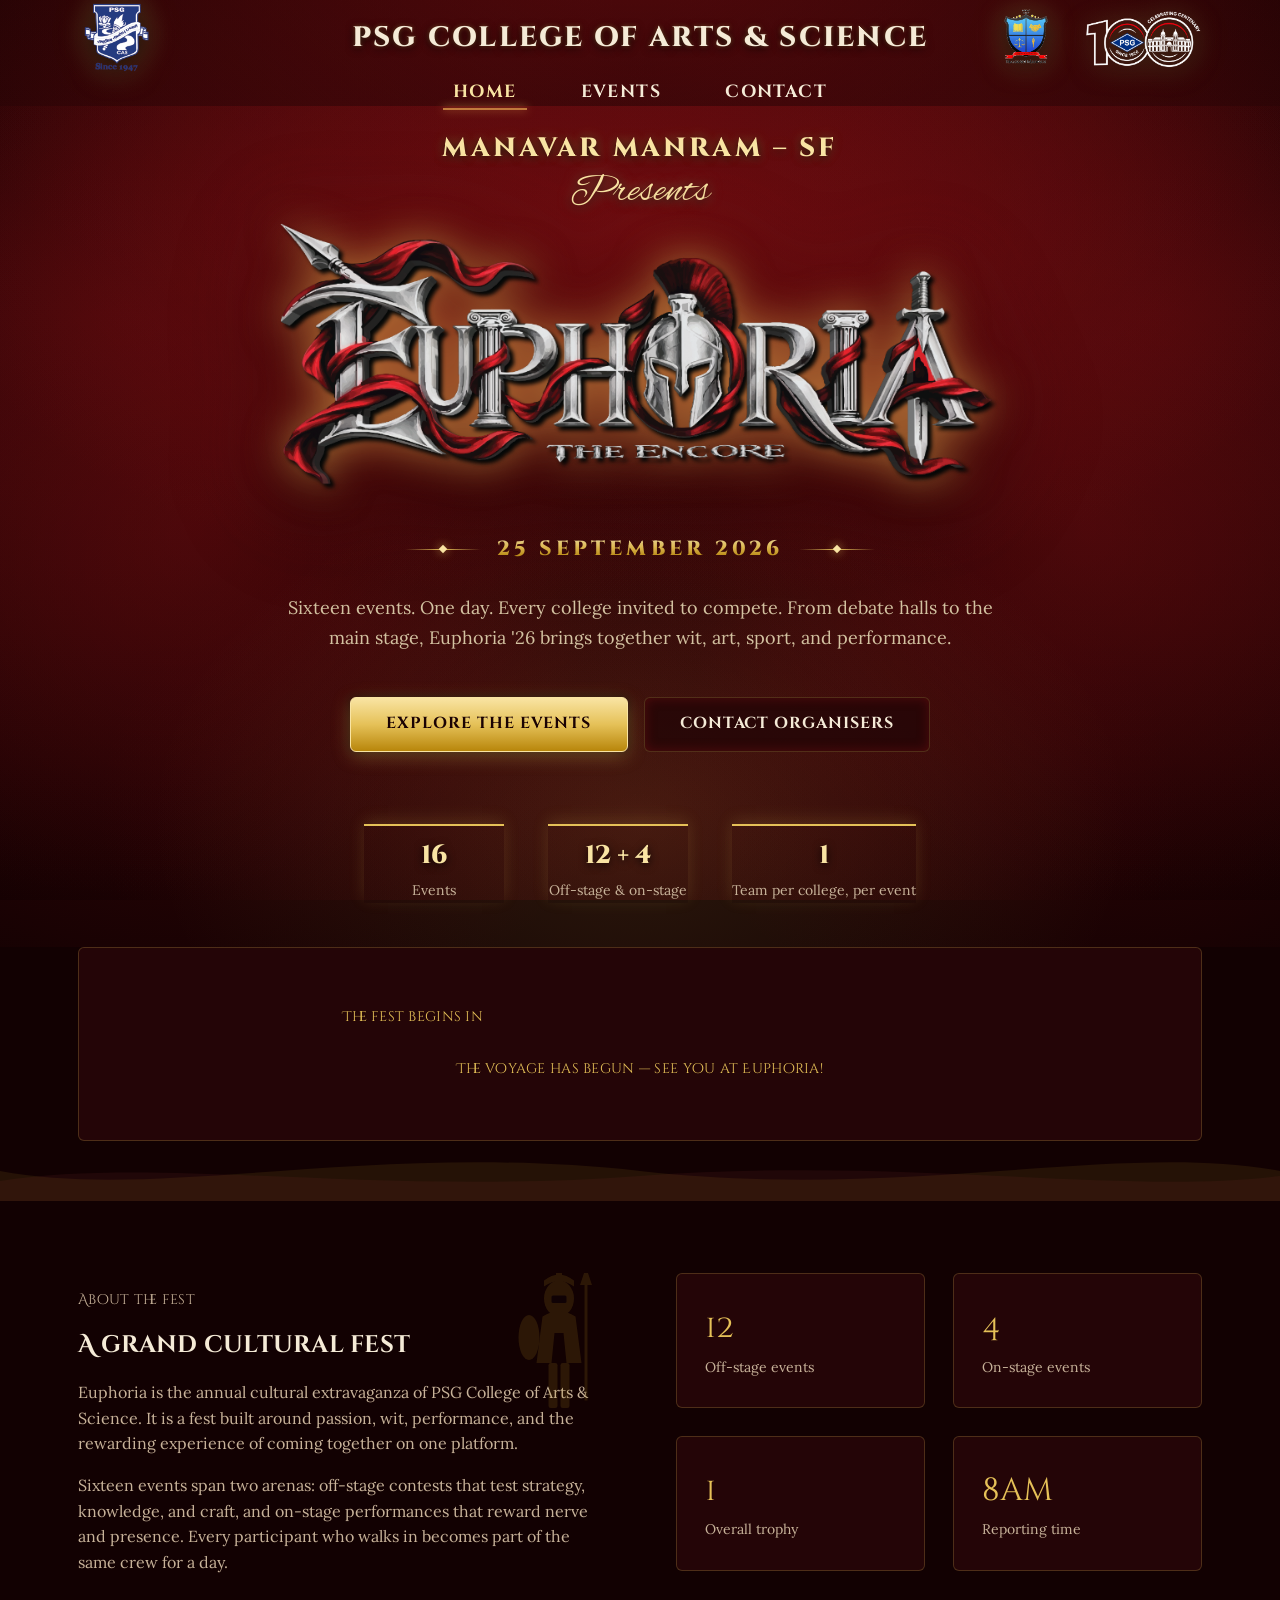
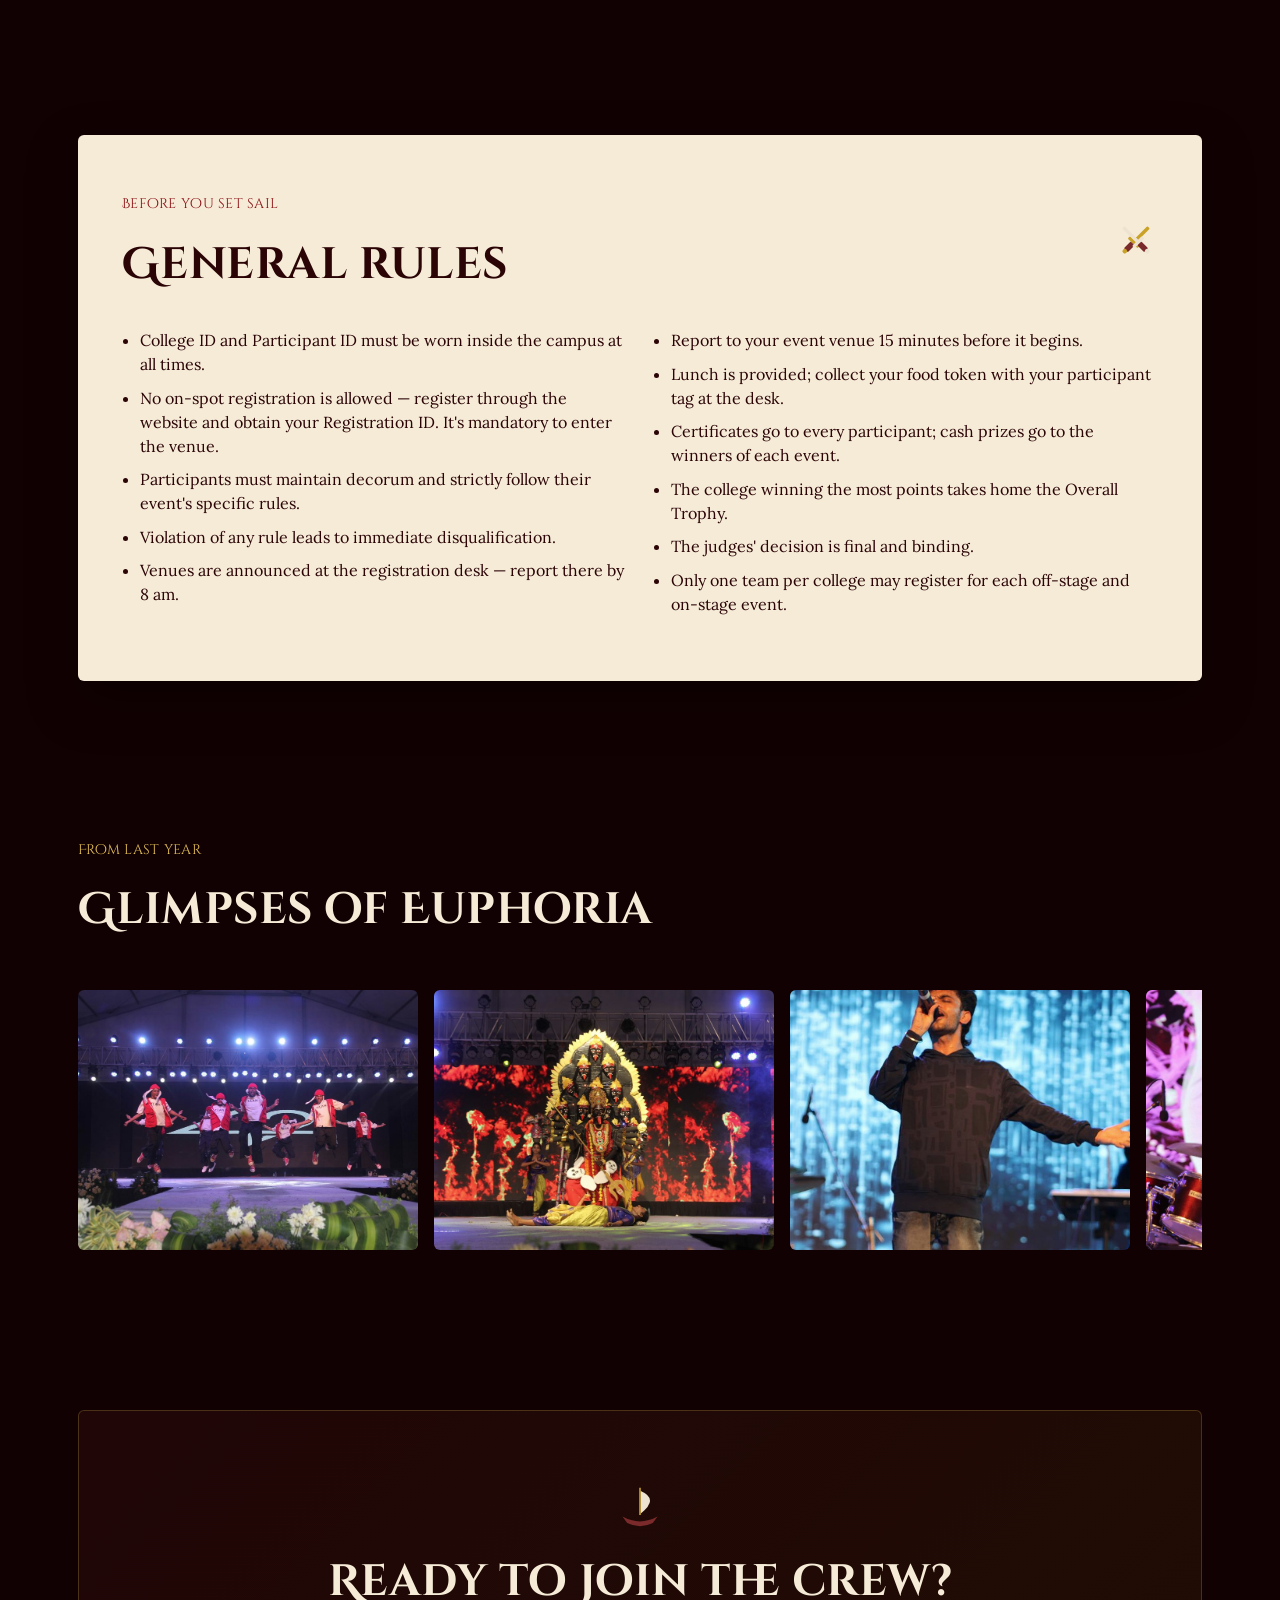
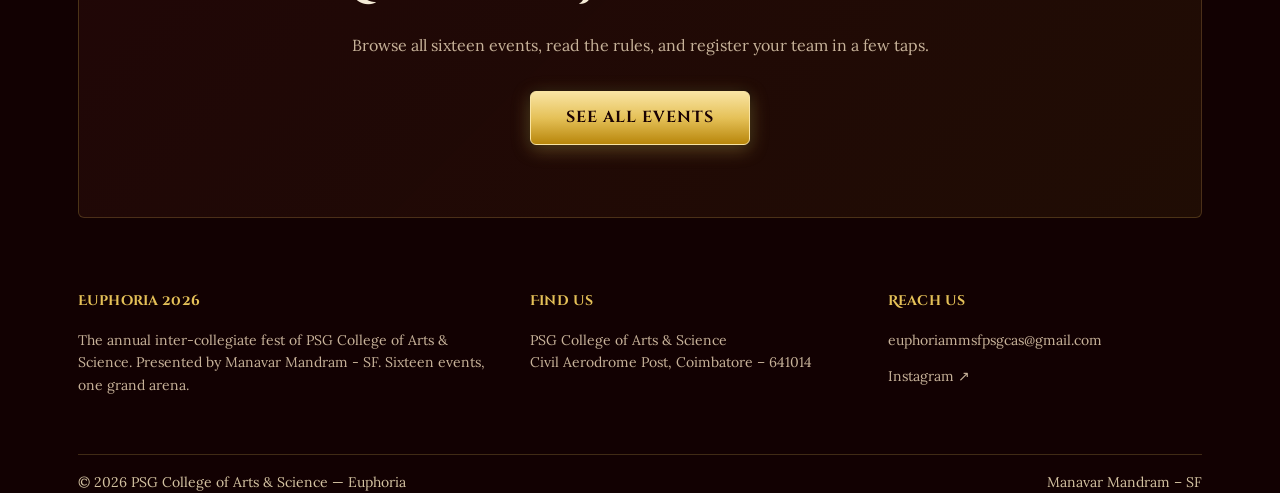
<file: site/index.html>
<!DOCTYPE html>
<html lang="en">

<head>
  <meta charset="UTF-8">
  <meta name="viewport" content="width=device-width, initial-scale=1">
  <title>Euphoria | PSG College of Arts &amp; Science</title>
  <meta name="description"
    content="Euphoria, the annual inter-collegiate fest of PSG College of Arts & Science. Sixteen events, one celebration. 25.09.2026.">
  <link rel="preconnect" href="https://fonts.googleapis.com">
  <link rel="preconnect" href="https://fonts.gstatic.com" crossorigin>
  <link
    href="https://fonts.googleapis.com/css2?family=Alex+Brush&family=Cinzel+Decorative:wght@700;900&family=Cinzel:wght@500;600;700;800;900&family=Lora:ital,wght@0,400;0,500;0,600;1,400&display=swap"
    rel="stylesheet">
  <link rel="stylesheet" href="css/tokens.css">
  <link rel="stylesheet" href="css/components.css">
  <link rel="stylesheet" href="css/home.css">
</head>

<body>
  <a class="skip-link" href="#main">Skip to content</a>
  <div id="site-header"></div>

  <main id="main">

    <section class="hero">
      <div class="container">
        <div>
          <p class="hero-mandram">Manavar Manram &ndash; SF</p>
          <p class="hero-presents">Presents</p>
          <div class="hero-logo-container">
            <img src="assets/euphoria-logo.png" alt="Euphoria — The Encore" class="hero-logo-image">
            <h1 class="sr-only">Euphoria &mdash; The Encore</h1>
          </div>
          <p class="hero-date">
            <span class="hero-date-line" aria-hidden="true"></span>
            <span class="hero-date-text">25 September 2026</span>
            <span class="hero-date-line" aria-hidden="true"></span>
          </p>
          <p class="hero-lede">Sixteen events. One day. Every college invited to compete. From debate halls to the main
            stage, Euphoria '26 brings together wit, art, sport, and performance.</p>
          <div class="hero-actions">
            <a class="btn btn-primary" href="events.html">Explore the events</a>
            <a class="btn btn-ghost" href="contact.html">Contact organisers</a>
          </div>
          <div class="hero-facts">
            <div><span class="n">16</span><span class="l">Events</span></div>
            <div><span class="n">12 + 4</span><span class="l">Off-stage &amp; on-stage</span></div>
            <div><span class="n">1</span><span class="l">Team per college, per event</span></div>
          </div>
        </div>
      </div>
    </section>

    <div class="container">
      <section class="countdown" aria-live="off">
        <p class="meta">The fest begins in</p>
        <div class="countdown-grid" id="countdown">
          <div><span class="n anim-glow" id="cd-days">&mdash;</span><span class="l">Days</span></div>
          <div><span class="n anim-glow" id="cd-hours">&mdash;</span><span class="l">Hours</span></div>
          <div><span class="n anim-glow" id="cd-min">&mdash;</span><span class="l">Minutes</span></div>
          <div><span class="n anim-glow" id="cd-sec">&mdash;</span><span class="l">Seconds</span></div>
        </div>
      </section>
    </div>

    <div class="wave-divider" aria-hidden="true">
      <svg viewBox="0 0 1200 60" preserveAspectRatio="none" xmlns="http://www.w3.org/2000/svg">
        <path d="M0,30 C150,60 350,0 600,30 C850,60 1050,0 1200,30 L1200,60 L0,60 Z" fill="rgba(201,162,39,0.10)" />
        <path d="M0,40 C150,15 350,55 600,35 C850,15 1050,55 1200,35 L1200,60 L0,60 Z" fill="rgba(122,42,42,0.14)" />
      </svg>
    </div>

    <section class="section reveal">
      <div class="container about-grid">
        <div class="about-copy">
          <svg class="soldier-watermark" viewBox="0 0 120 240" aria-hidden="true" xmlns="http://www.w3.org/2000/svg">
            <g fill="#c9a227">
              <!-- helmet with crest -->
              <path d="M40,10 Q60,-6 80,10 L80,18 Q60,4 40,18 Z" />
              <path d="M56,4 L64,4 L64,-10 L60,-16 L56,-10 Z" />
              <ellipse cx="60" cy="34" rx="20" ry="24" />
              <rect x="50" y="30" width="20" height="10" rx="2" fill="#0a1420" />
              <!-- torso / cuirass -->
              <path d="M38,58 Q60,44 82,58 L90,120 L70,120 L66,80 L54,80 L50,120 L30,120 Z" />
              <!-- shield arm -->
              <ellipse cx="20" cy="86" rx="14" ry="30" />
              <!-- spear -->
              <line x1="96" y1="16" x2="96" y2="170" stroke="#c9a227" stroke-width="4" />
              <path d="M88,16 L96,-8 L104,16 Z" />
              <!-- legs -->
              <rect x="46" y="120" width="12" height="60" rx="3" />
              <rect x="62" y="120" width="12" height="60" rx="3" />
            </g>
          </svg>
          <p class="meta">About the fest</p>
          <h2>A grand cultural fest</h2>
          <p>Euphoria is the annual cultural extravaganza of PSG College of Arts &amp; Science. It is a fest built
            around passion, wit, performance, and the rewarding experience of coming together on one platform.</p>
          <p>Sixteen events span two arenas: off-stage contests that test strategy, knowledge, and craft, and on-stage
            performances that reward nerve and presence. Every participant who walks in becomes part of the same crew
            for a day.</p>
        </div>
        <div class="stat-list">
          <div class="stat"><span class="n">12</span><span class="l">Off-stage events</span></div>
          <div class="stat"><span class="n">4</span><span class="l">On-stage events</span></div>
          <div class="stat"><span class="n">1</span><span class="l">Overall trophy</span></div>
          <div class="stat"><span class="n">8am</span><span class="l">Reporting time</span></div>
        </div>
      </div>
    </section>

    <section class="section reveal">
      <div class="container">
        <div class="rules-panel">
          <div class="rules-panel-head">
            <div>
              <p class="meta">Before you set sail</p>
              <h2>General rules</h2>
            </div>
            <svg class="swords-icon" viewBox="0 0 64 64" aria-hidden="true" xmlns="http://www.w3.org/2000/svg">
              <g transform="rotate(45 32 32)">
                <rect x="29.5" y="6" width="5" height="30" rx="1.4" fill="#c9a227" />
                <rect x="22" y="34" width="20" height="5" rx="1.4" fill="#c9a227" />
                <rect x="28" y="39" width="8" height="14" rx="1.6" fill="#7a2a2a" />
                <circle cx="32" cy="55" r="3.4" fill="#c9a227" />
              </g>
              <g transform="rotate(-45 32 32)">
                <rect x="29.5" y="6" width="5" height="30" rx="1.4" fill="#ede3d0" />
                <rect x="22" y="34" width="20" height="5" rx="1.4" fill="#ede3d0" />
                <rect x="28" y="39" width="8" height="14" rx="1.6" fill="#7a2a2a" />
                <circle cx="32" cy="55" r="3.4" fill="#ede3d0" />
              </g>
            </svg>
          </div>
          <ul>
            <li>College ID and Participant ID must be worn inside the campus at all times.</li>
            <li>No on-spot registration is allowed &mdash; register through the website and obtain your Registration ID.
              It's mandatory to enter the venue.</li>
            <li>Participants must maintain decorum and strictly follow their event's specific rules.</li>
            <li>Violation of any rule leads to immediate disqualification.</li>
            <li>Venues are announced at the registration desk &mdash; report there by 8 am.</li>
            <li>Report to your event venue 15 minutes before it begins.</li>
            <li>Lunch is provided; collect your food token with your participant tag at the desk.</li>
            <li>Certificates go to every participant; cash prizes go to the winners of each event.</li>
            <li>The college winning the most points takes home the Overall Trophy.</li>
            <li>The judges' decision is final and binding.</li>
            <li>Only one team per college may register for each off-stage and on-stage event.</li>
          </ul>
        </div>
      </div>
    </section>

    <section class="section reveal">
      <div class="container">
        <div class="section-head">
          <p class="meta">From last year</p>
          <h2>Glimpses of Euphoria</h2>
        </div>
        <div class="gallery-scroll">
          <img src="assets/cimg1.jpg" alt="Performer on stage at Euphoria" loading="lazy">
          <img src="assets/cimg2.jpg" alt="Crowd at a Euphoria stage event" loading="lazy">
          <img src="assets/cimg3.jpg" alt="Vocalist performing at Euphoria" loading="lazy">
          <img src="assets/cimg4.jpg" alt="Dance performance at Euphoria" loading="lazy">
          <img src="assets/cimg5.jpg" alt="Stage lighting at a Euphoria performance" loading="lazy">
          <img src="assets/cimg7.jpg" alt="Participants at a Euphoria event" loading="lazy">
          <img src="assets/cimg8.jpg" alt="Audience at Euphoria" loading="lazy">
          <img src="assets/cimg9.jpg" alt="Closing moments of Euphoria" loading="lazy">
        </div>
      </div>
    </section>

    <section class="section reveal">
      <div class="container">
        <div class="cta-band">
          <svg class="cta-ship-icon" viewBox="0 0 80 60" aria-hidden="true" xmlns="http://www.w3.org/2000/svg">
            <line x1="40" y1="6" x2="40" y2="40" stroke="#c9a227" stroke-width="2" />
            <path d="M41,10 Q64,20 41,38 Z" fill="#ede3d0" />
            <path d="M18,42 Q40,54 62,42 L56,50 Q40,58 24,50 Z" fill="#7a2a2a" />
          </svg>
          <h2>Ready to join the crew?</h2>
          <p>Browse all sixteen events, read the rules, and register your team in a few taps.</p>
          <a class="btn btn-primary" href="events.html">See all events</a>
        </div>
      </div>
    </section>

  </main>

  <div id="site-footer"></div>

  <script src="js/site.js"></script>
  <script>
    renderSiteHeader("home");
    renderSiteFooter();
  </script>
  <script>
    // Event date: 25 September 2026, reporting from 8 AM
    const eventDate = new Date("2026-09-25T08:00:00+05:30").getTime();

    function tick() {
      const now = Date.now();
      const distance = eventDate - now;

      if (distance <= 0) {
        document.getElementById("countdown").innerHTML =
          '<p class="meta" style="grid-column:1/-1">The voyage has begun &mdash; see you at Euphoria!</p>';
        clearInterval(timer);
        return;
      }

      const days = Math.floor(distance / 86400000);
      const hours = Math.floor((distance % 86400000) / 3600000);
      const minutes = Math.floor((distance % 3600000) / 60000);
      const seconds = Math.floor((distance % 60000) / 1000);

      document.getElementById("cd-days").textContent = days;
      document.getElementById("cd-hours").textContent = String(hours).padStart(2, "0");
      document.getElementById("cd-min").textContent = String(minutes).padStart(2, "0");
      document.getElementById("cd-sec").textContent = String(seconds).padStart(2, "0");
    }
    tick();
    const timer = setInterval(tick, 1000);
  </script>
</body>

</html>
</file>
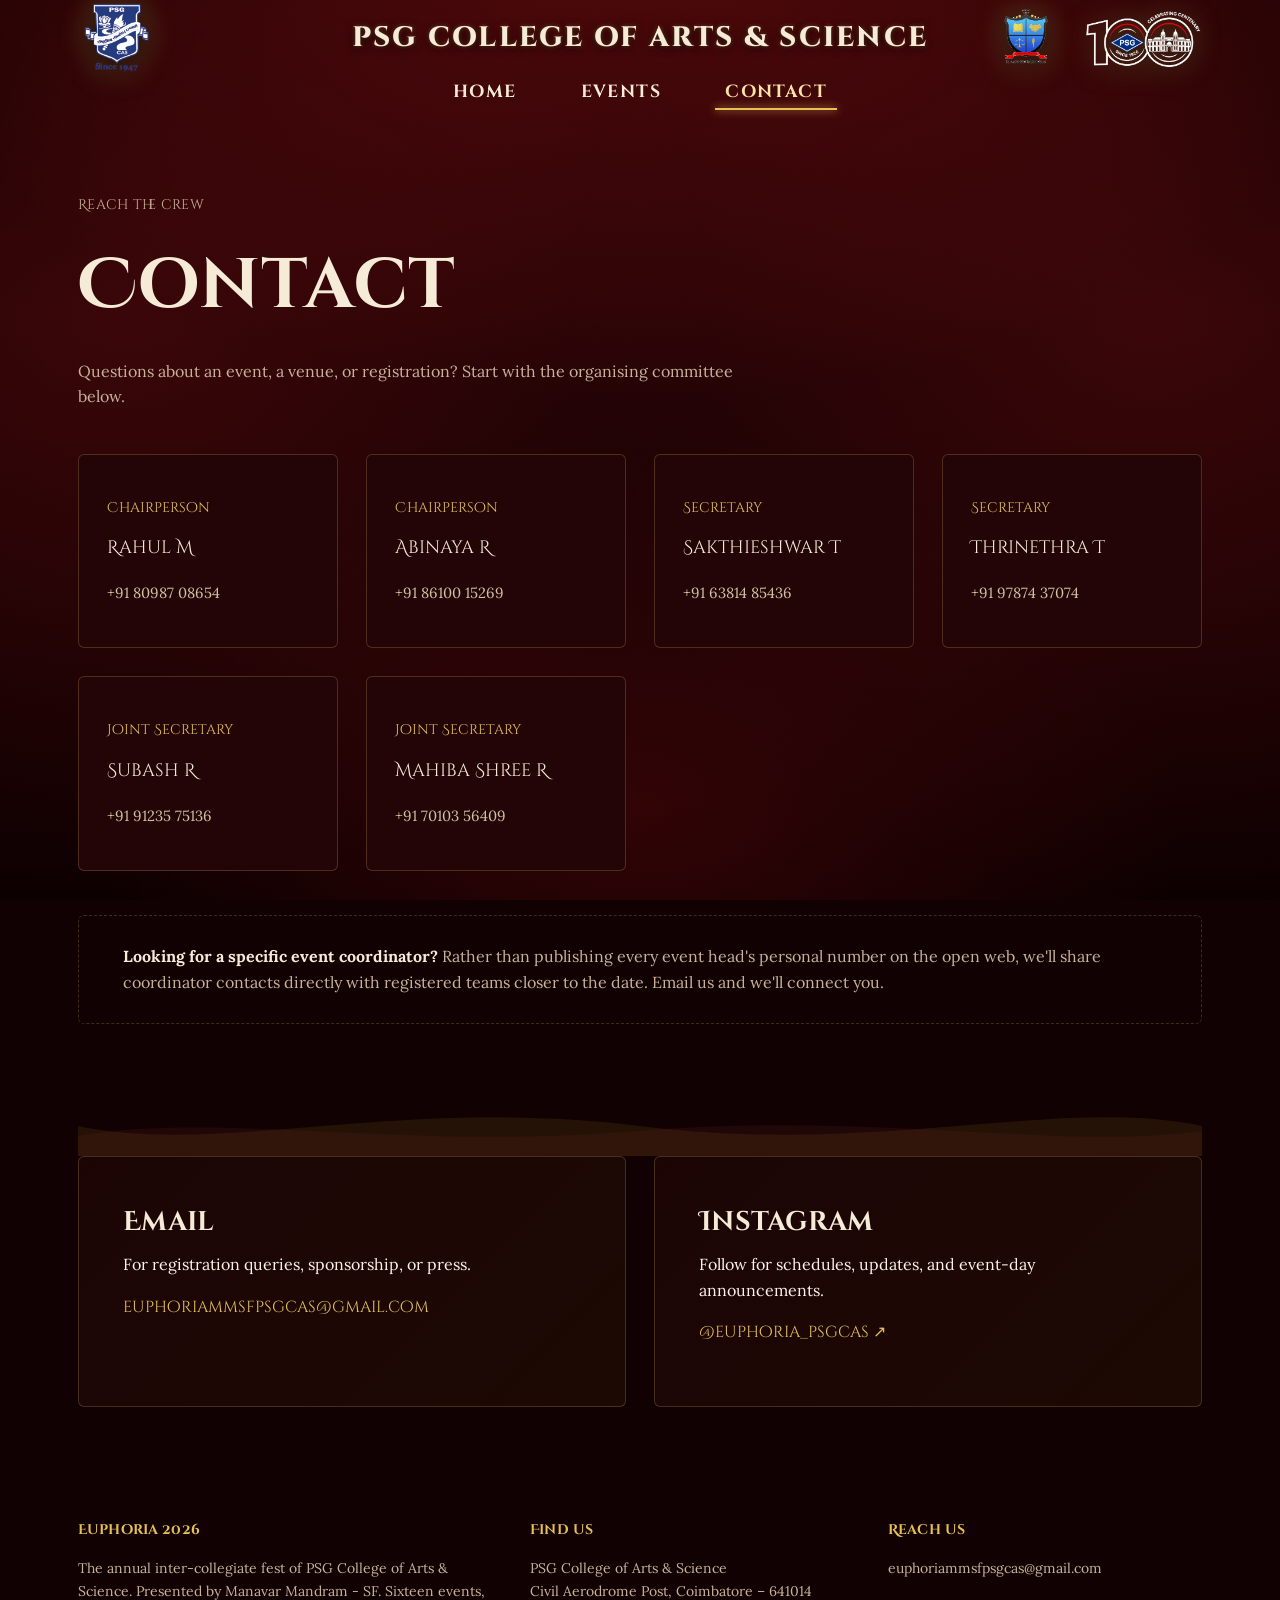
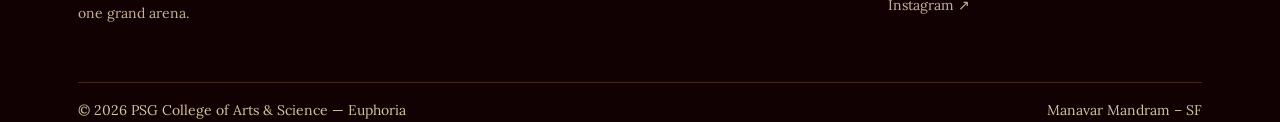
<file: site/contact.html>
<!DOCTYPE html>
<html lang="en">

<head>
  <meta charset="UTF-8">
  <meta name="viewport" content="width=device-width, initial-scale=1">
  <title>Contact | Euphoria</title>
  <meta name="description"
    content="Get in touch with the Euphoria '26 organising committee at PSG College of Arts & Science.">
  <link rel="preconnect" href="https://fonts.googleapis.com">
  <link rel="preconnect" href="https://fonts.gstatic.com" crossorigin>
  <link href="https://fonts.googleapis.com/css2?family=Alex+Brush&family=Cinzel+Decorative:wght@700;900&family=Cinzel:wght@500;600;700;800;900&family=Lora:ital,wght@0,400;0,500;0,600;1,400&display=swap" rel="stylesheet">
  <link rel="stylesheet" href="css/tokens.css">
  <link rel="stylesheet" href="css/components.css">
  <link rel="stylesheet" href="css/contact.css">
</head>

<body>
  <a class="skip-link" href="#main">Skip to content</a>
  <div id="site-header"></div>

  <main id="main">
    <div class="container">
      <div class="contact-intro reveal">
        <p class="meta">Reach the crew</p>
        <h1>Contact</h1>
        <p>Questions about an event, a venue, or registration? Start with the organising committee below.</p>
      </div>

      <!--
      EDIT ME: replace the placeholder names and numbers below with this
      year's actual committee. Each card is one person — copy a <div class="committee-card">
      block to add more, or delete one to remove a role.
    -->
      <div class="committee-grid reveal">
        <div class="committee-card">
          <p class="role">Chairperson</p>
          <p class="name">Rahul M</p>
          <p class="detail"><a href="tel:+918098708654">+91 80987 08654</a></p>
        </div>
        <div class="committee-card">
          <p class="role">Chairperson</p>
          <p class="name">Abinaya R</p>
          <p class="detail"><a href="tel:+918610015269">+91 86100 15269</a></p>
        </div>
        <div class="committee-card">
          <p class="role">Secretary</p>
          <p class="name">Sakthieshwar T</p>
          <p class="detail"><a href="tel:+916381485436">+91 63814 85436</a></p>
        </div>
        <div class="committee-card">
          <p class="role">Secretary</p>
          <p class="name">Thrinethra T</p>
          <p class="detail"><a href="tel:+919787437074">+91 97874 37074</a></p>
        </div>
        <div class="committee-card">
          <p class="role">Joint Secretary</p>
          <p class="name">Subash R</p>
          <p class="detail"><a href="tel:+919123575136">+91 91235 75136</a></p>
        </div>
        <div class="committee-card">
          <p class="role">Joint Secretary</p>
          <p class="name">Mahiba Shree R</p>
          <p class="detail"><a href="tel:+917010356409">+91 70103 56409</a></p>
        </div>
      </div>

      <div class="note-panel reveal">
        <strong>Looking for a specific event coordinator?</strong> Rather than publishing every event head's personal
        number on the open web, we'll share coordinator contacts directly with registered teams closer to the date.
        Email us and we'll connect you.
      </div>

      <div class="wave-divider" aria-hidden="true">
        <svg viewBox="0 0 1200 60" preserveAspectRatio="none" xmlns="http://www.w3.org/2000/svg">
          <path d="M0,30 C150,60 350,0 600,30 C850,60 1050,0 1200,30 L1200,60 L0,60 Z" fill="rgba(201,162,39,0.10)" />
          <path d="M0,40 C150,15 350,55 600,35 C850,15 1050,55 1200,35 L1200,60 L0,60 Z" fill="rgba(122,42,42,0.14)" />
        </svg>
      </div>

      <div class="direct-grid reveal">
        <div class="direct-card">
          <h3>Email</h3>
          <p>For registration queries, sponsorship, or press.</p>
          <p style="margin-top:0.75rem"><a href="mailto:euphoriammsfpsgcas@gmail.com">euphoriammsfpsgcas@gmail.com</a>
          </p>
        </div>
        <div class="direct-card">
          <h3>Instagram</h3>
          <p>Follow for schedules, updates, and event-day announcements.</p>
          <p style="margin-top:0.75rem"><a href="https://www.instagram.com/euphoria_psgcas/" target="_blank"
              rel="noopener">@euphoria_psgcas &#8599;</a></p>
        </div>
      </div>
    </div>
  </main>

  <div id="site-footer"></div>

  <script src="js/site.js"></script>
  <script>
    renderSiteHeader("contact");
    renderSiteFooter();
  </script>
</body>

</html>
</file>
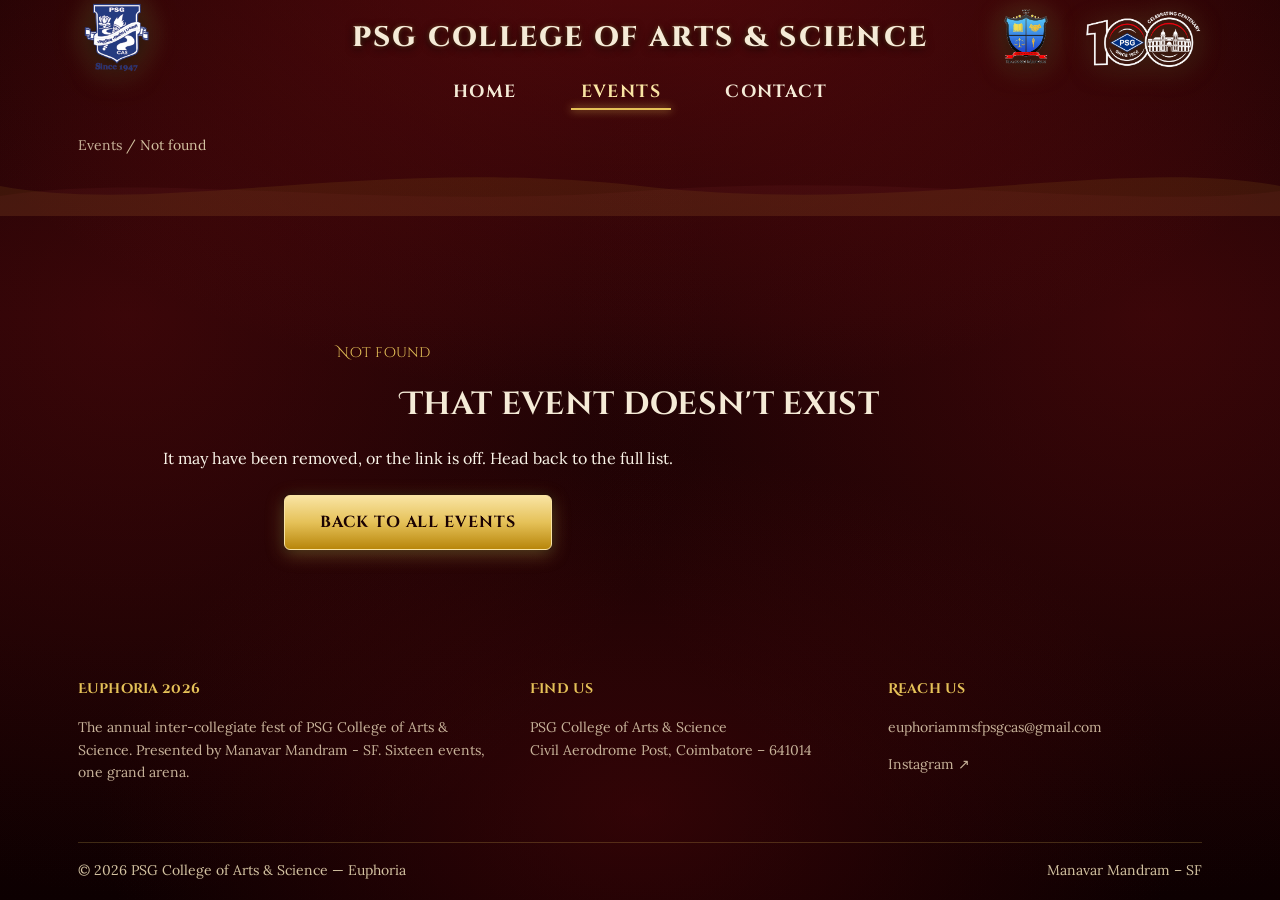
<file: site/event.html>
<!DOCTYPE html>
<html lang="en">

<head>
  <meta charset="UTF-8">
  <meta name="viewport" content="width=device-width, initial-scale=1">
  <title id="pageTitle">Event | Euphoria</title>
  <meta name="description" id="pageDesc" content="Event details, rules, and registration for Euphoria '26.">
  <link rel="preconnect" href="https://fonts.googleapis.com">
  <link rel="preconnect" href="https://fonts.gstatic.com" crossorigin>
  <link
    href="https://fonts.googleapis.com/css2?family=Alex+Brush&family=Cinzel+Decorative:wght@700;900&family=Cinzel:wght@500;600;700;800;900&family=Lora:ital,wght@0,400;0,500;0,600;1,400&display=swap"
    rel="stylesheet">
  <link rel="stylesheet" href="css/tokens.css">
  <link rel="stylesheet" href="css/components.css">
  <link rel="stylesheet" href="css/event.css">
</head>

<body>
  <a class="skip-link" href="#main">Skip to content</a>
  <div id="site-header"></div>

  <main id="main">
    <div class="container">
      <nav class="breadcrumb" aria-label="Breadcrumb">
        <a href="events.html">Events</a> <span>/</span> <span id="crumbName">&hellip;</span>
      </nav>
    </div>

    <div id="eventContent"></div>

    <div class="wave-divider" aria-hidden="true">
      <svg viewBox="0 0 1200 60" preserveAspectRatio="none" xmlns="http://www.w3.org/2000/svg">
        <path d="M0,30 C150,60 350,0 600,30 C850,60 1050,0 1200,30 L1200,60 L0,60 Z" fill="rgba(201,162,39,0.10)" />
        <path d="M0,40 C150,15 350,55 600,35 C850,15 1050,55 1200,35 L1200,60 L0,60 Z" fill="rgba(122,42,42,0.14)" />
      </svg>
    </div>

    <div class="container" id="notFound" hidden>
      <div class="not-found">
        <p class="meta">Not found</p>
        <h1>That event doesn't exist</h1>
        <p>It may have been removed, or the link is off. Head back to the full list.</p>
        <p style="margin-top:1.5rem"><a class="btn btn-primary" href="events.html">Back to all events</a></p>
      </div>
    </div>
  </main>

  <div id="site-footer"></div>

  <script src="js/events-data.js"></script>
  <script src="js/site.js"></script>
  <script>
    renderSiteHeader("events");
    renderSiteFooter();

    const params = new URLSearchParams(window.location.search);
    const slug = params.get("slug");
    const ev = slug ? getEuphoriaEvent(slug) : null;

    if (!ev) {
      document.getElementById("notFound").hidden = false;
      document.getElementById("crumbName").textContent = "Not found";
    } else {
      document.getElementById("pageTitle").textContent = ev.name + " | Euphoria";
      document.getElementById("pageDesc").setAttribute("content", ev.tagline);
      document.getElementById("crumbName").textContent = ev.name;

      const categoryLabel = ev.category === "off-stage" ? "Off-stage" : "On-stage";
      const categoryIcon = ev.category === "off-stage"
        ? `<svg class="category-icon" viewBox="0 0 48 48" xmlns="http://www.w3.org/2000/svg"><g transform="rotate(45 24 24)"><rect x="21.5" y="4" width="5" height="22" rx="1.2" fill="#c9a227"/><rect x="15" y="24" width="18" height="4.5" rx="1.2" fill="#c9a227"/><rect x="20.5" y="28" width="7" height="11" rx="1.4" fill="#7a2a2a"/><circle cx="24" cy="41.5" r="2.8" fill="#c9a227"/></g></svg>`
        : `<svg class="category-icon" viewBox="0 0 48 48" fill="none" xmlns="http://www.w3.org/2000/svg"><path d="M24,10 C18,18 18,30 24,38 C30,30 30,18 24,10 Z" stroke="#c9a227" stroke-width="1.4"/><g stroke="#c9a227" stroke-width="1.4"><path d="M22,14 Q14,16 12,22"/><path d="M22,20 Q13,22 11,28"/><path d="M22,26 Q14,29 13,35"/><path d="M26,14 Q34,16 36,22"/><path d="M26,20 Q35,22 37,28"/><path d="M26,26 Q34,29 35,35"/></g></svg>`;

      const rulesHTML = ev.rules.map(r => `<li>${r}</li>`).join("");

      const registerButton = ev.formUrl
        ? `<a class="btn btn-primary" href="${ev.formUrl}" target="_blank" rel="noopener">Register now</a>`
        : `<button class="btn btn-primary" disabled title="Registration link coming soon">Registration opening soon</button>`;

      document.getElementById("eventContent").innerHTML = `
      <div class="container event-hero reveal">
        <div class="badge-row">
          ${categoryIcon}
          <span class="meta">${categoryLabel}</span>
        </div>
        <h1>${ev.name}</h1>
        ${ev.subtitle ? `<p class="event-subtitle">${ev.subtitle}</p>` : ""}
        <p class="tagline">${ev.tagline}</p>
        ${ev.image ? `<div class="event-banner-box"><img src="${ev.image}" alt="${ev.name}" class="event-banner-img"></div>` : ""}
      </div>

      <div class="container event-body reveal">
        <div class="rules-block">
          <h2>Rules</h2>
          <ol>${rulesHTML}</ol>
        </div>

        <aside class="event-sidebar">
          <dl>
            <dt>Team</dt>
            <dd>${ev.team}</dd>
            ${ev.rounds ? `<dt>Format</dt><dd>${ev.rounds}</dd>` : ""}
            <dt>Category</dt>
            <dd>${categoryLabel}</dd>
          </dl>
          ${registerButton}
          <p class="register-note">Only one team per college per event.</p>
        </aside>
      </div>

      <div class="container other-events">
        <h2>More events in ${categoryLabel.toLowerCase()}</h2>
        <div class="other-events-grid" id="otherEvents"></div>
      </div>
    `;

      const others = EUPHORIA_EVENTS.filter(e => e.category === ev.category && e.slug !== ev.slug).slice(0, 6);
      document.getElementById("otherEvents").innerHTML = others
        .map(o => `<a href="event.html?slug=${o.slug}">${o.name}</a>`)
        .join("");
    }
  </script>
</body>

</html>
</file>
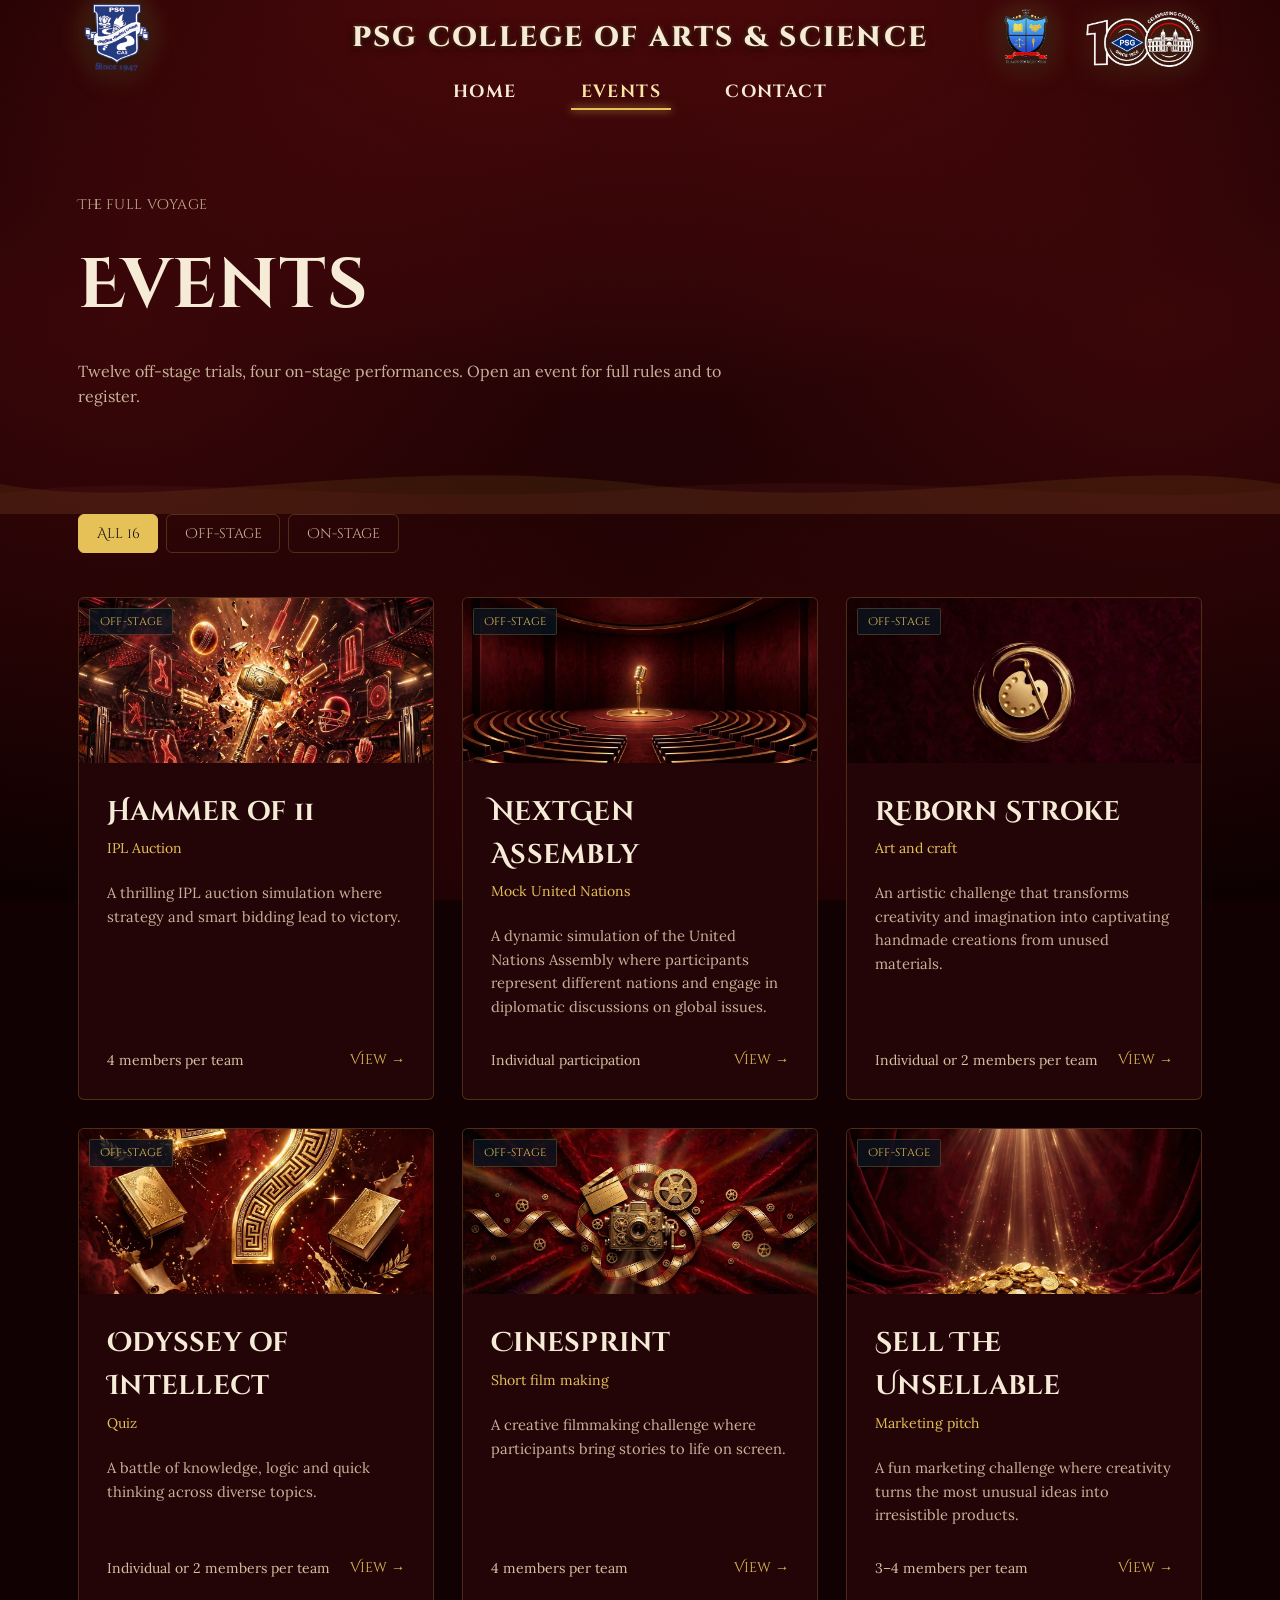
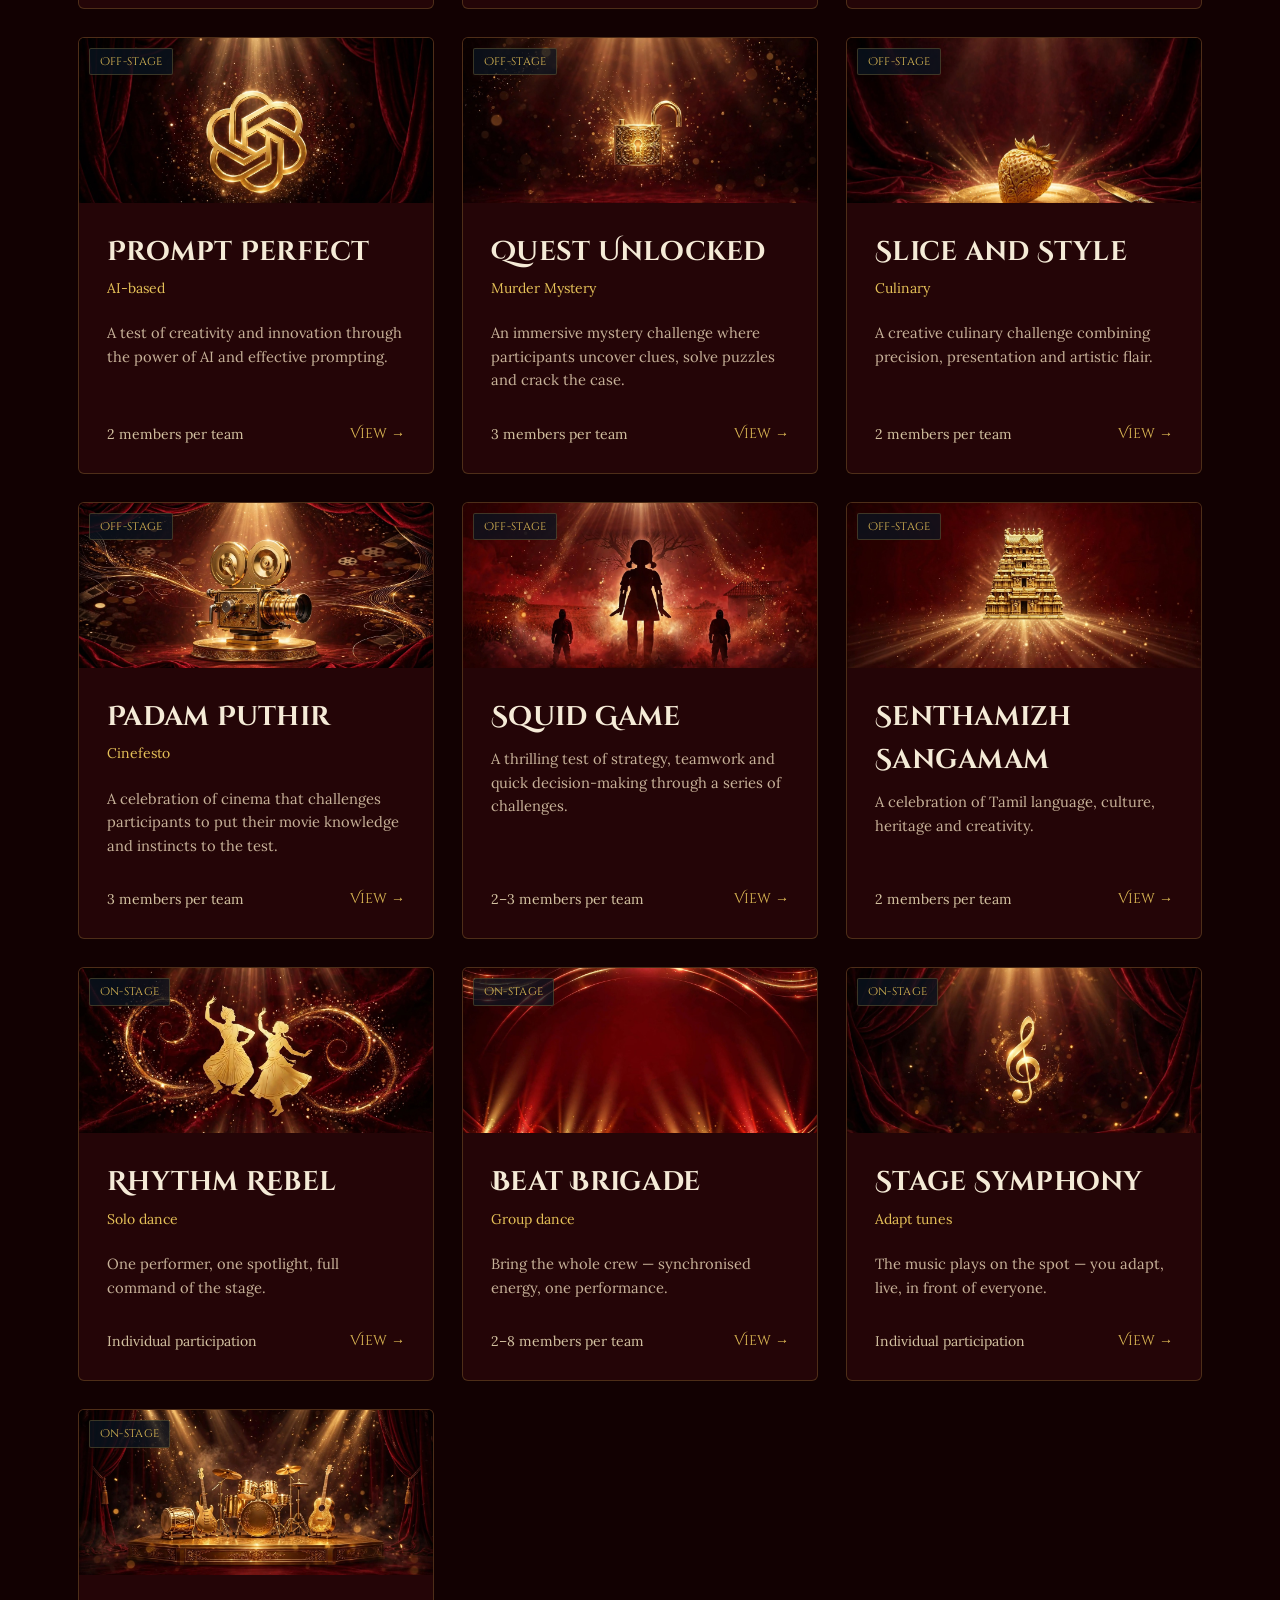
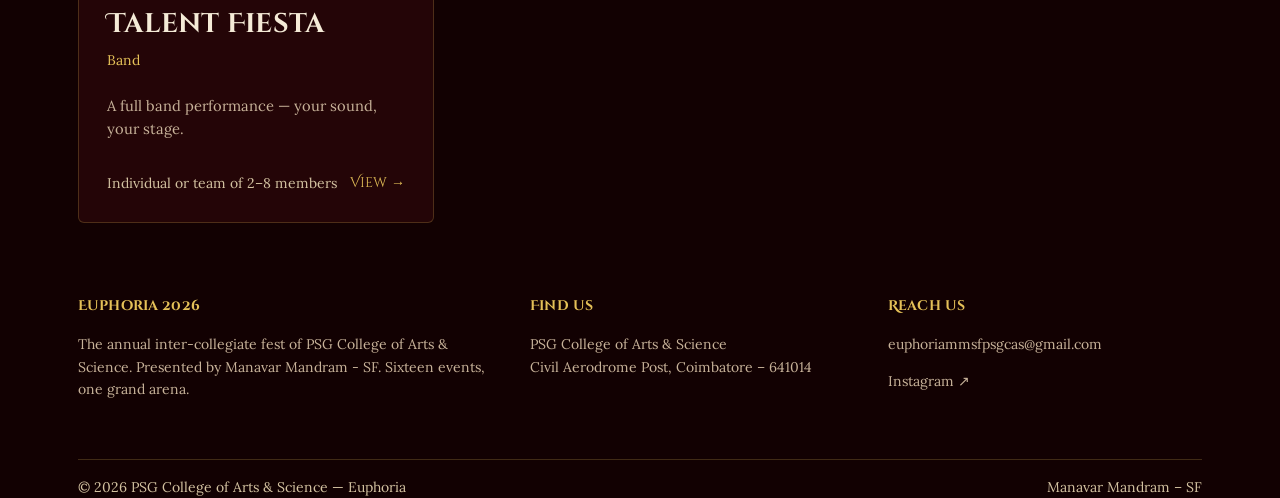
<file: site/events.html>
<!DOCTYPE html>
<html lang="en">

<head>
  <meta charset="UTF-8">
  <meta name="viewport" content="width=device-width, initial-scale=1">
  <title>Events | Euphoria</title>
  <meta name="description"
    content="All 16 events at Euphoria '26 &mdash; off-stage and on-stage. Rules, team sizes, and registration links.">
  <link rel="preconnect" href="https://fonts.googleapis.com">
  <link rel="preconnect" href="https://fonts.gstatic.com" crossorigin>
  <link
    href="https://fonts.googleapis.com/css2?family=Alex+Brush&family=Cinzel+Decorative:wght@700;900&family=Cinzel:wght@500;600;700;800;900&family=Lora:ital,wght@0,400;0,500;0,600;1,400&display=swap"
    rel="stylesheet">
  <link rel="stylesheet" href="css/tokens.css">
  <link rel="stylesheet" href="css/components.css">
  <link rel="stylesheet" href="css/events.css">
</head>

<body>
  <a class="skip-link" href="#main">Skip to content</a>
  <div id="site-header"></div>

  <main id="main">
    <div class="container">
      <div class="page-head reveal">
        <p class="meta">The full voyage</p>
        <h1>Events</h1>
        <p>Twelve off-stage trials, four on-stage performances. Open an event for full rules and to register.</p>
      </div>
    </div>

    <div class="wave-divider" aria-hidden="true">
      <svg viewBox="0 0 1200 60" preserveAspectRatio="none" xmlns="http://www.w3.org/2000/svg">
        <path d="M0,30 C150,60 350,0 600,30 C850,60 1050,0 1200,30 L1200,60 L0,60 Z" fill="rgba(201,162,39,0.10)" />
        <path d="M0,40 C150,15 350,55 600,35 C850,15 1050,55 1200,35 L1200,60 L0,60 Z" fill="rgba(122,42,42,0.14)" />
      </svg>
    </div>

    <div class="container">
      <div class="filter-bar" role="group" aria-label="Filter events by category">
        <button class="filter-btn" data-filter="all" aria-pressed="true">All 16</button>
        <button class="filter-btn" data-filter="off-stage" aria-pressed="false">Off-stage</button>
        <button class="filter-btn" data-filter="on-stage" aria-pressed="false">On-stage</button>
      </div>

      <div class="event-grid" id="eventGrid"></div>
      <p class="empty-state" id="emptyState" hidden>No events in this category.</p>
    </div>
  </main>

  <div id="site-footer"></div>

  <script src="js/events-data.js"></script>
  <script src="js/site.js"></script>
  <script>
    renderSiteHeader("events");
    renderSiteFooter();

    const grid = document.getElementById("eventGrid");
    const emptyState = document.getElementById("emptyState");
    const buttons = document.querySelectorAll(".filter-btn");

    const swordIcon = `<svg viewBox="0 0 48 48" xmlns="http://www.w3.org/2000/svg">
    <g transform="rotate(45 24 24)">
      <rect x="21.5" y="4" width="5" height="22" rx="1.2" fill="#c9a227"/>
      <rect x="15" y="24" width="18" height="4.5" rx="1.2" fill="#c9a227"/>
      <rect x="20.5" y="28" width="7" height="11" rx="1.4" fill="#7a2a2a"/>
      <circle cx="24" cy="41.5" r="2.8" fill="#c9a227"/>
    </g>
  </svg>`;
    const laurelIcon = `<svg viewBox="0 0 48 48" fill="none" xmlns="http://www.w3.org/2000/svg">
    <path d="M24,10 C18,18 18,30 24,38 C30,30 30,18 24,10 Z" stroke="#c9a227" stroke-width="1.4"/>
    <g stroke="#c9a227" stroke-width="1.4">
      <path d="M22,14 Q14,16 12,22"/>
      <path d="M22,20 Q13,22 11,28"/>
      <path d="M22,26 Q14,29 13,35"/>
      <path d="M26,14 Q34,16 36,22"/>
      <path d="M26,20 Q35,22 37,28"/>
      <path d="M26,26 Q34,29 35,35"/>
    </g>
  </svg>`;

    function cardHTML(ev) {
      const isOff = ev.category === "off-stage";
      return `
      <a class="event-card" href="event.html?slug=${ev.slug}">
        <div class="thumb">
          <span class="badge">${isOff ? "Off-stage" : "On-stage"}</span>
          ${ev.image ? `<img src="${ev.image}" alt="">` : (isOff ? swordIcon : laurelIcon)}
        </div>
        <div class="body">
          <h3>${ev.name}</h3>
          ${ev.subtitle ? `<p class="event-subtitle">${ev.subtitle}</p>` : ""}
          <p class="tagline">${ev.tagline}</p>
          <div class="card-foot">
            <span>${ev.team}</span>
            <span class="arrow">View &rarr;</span>
          </div>
        </div>
      </a>
    `;
    }

    function render(filter) {
      const list = filter === "all" ? EUPHORIA_EVENTS : EUPHORIA_EVENTS.filter(e => e.category === filter);
      grid.innerHTML = list.map(cardHTML).join("");
      emptyState.hidden = list.length > 0;
    }

    buttons.forEach(btn => {
      btn.addEventListener("click", () => {
        buttons.forEach(b => b.setAttribute("aria-pressed", "false"));
        btn.setAttribute("aria-pressed", "true");
        render(btn.dataset.filter);
      });
    });

    render("all");
  </script>
</body>

</html>
</file>
<file: site/css/tokens.css>
/* ==========================================================================
   EUPHORIA '26
   Design tokens. Shared across every page.
   ========================================================================== */

:root {
  /* --- Colors from poster: Deep Crimson Red, Blood Red, Sculpted Gold --- */
  --ink-deep:        #120102;   /* Deep crimson-black page background */
  --ink-panel:       #240507;   /* Crimson card/panel background */
  --ink-panel-2:     #3a080c;   /* Raised crimson hover panel */
  --line-faint:      rgba(229, 193, 88, 0.22); /* Gold hairline dividers */

  --gold:            #e5c158;   /* Sculpted antique gold */
  --gold-bright:     #f9e4a3;   /* Glowing warm gold */
  --oxblood:         #8b1014;   /* Deep blood-red accent */
  --oxblood-bright:  #b5191f;

  --parchment:       #f5ebd7;   /* Warm antique parchment */
  --parchment-dim:   #d3c2a1;   /* Secondary parchment text */
  --ink-text:        #2b0406;   /* Dark crimson text on light panels */

  --text-primary:    #faf4e8;   /* Primary body text */
  --text-muted:      #c7b299;   /* Secondary muted text */

  /* --- Fonts matching poster --- */
  --font-display: 'Cinzel Decorative', 'Cinzel', serif;
  --font-title:   'Cinzel', serif;
  --font-script:  'Alex Brush', 'Great Vibes', cursive;
  --font-body:    'Lora', serif;

  /* --- Scale --- */
  --step-1: clamp(2.75rem, 2rem + 3vw, 4.5rem);   /* hero display */
  --step-2: clamp(2rem, 1.6rem + 1.6vw, 2.75rem); /* section heading */
  --step-3: clamp(1.4rem, 1.2rem + 0.6vw, 1.75rem); /* card / sub heading */
  --step-4: 1.125rem;  /* lede / intro paragraph */
  --step-0: 1rem;      /* body */
  --step-s: 0.875rem;  /* small / meta */

  /* --- Layout --- */
  --content-width: 1180px;
  --line-length:   68ch;
  --radius:        6px;   /* architectural bronze edge */
  --space-1: 0.5rem;
  --space-2: 1rem;
  --space-3: 1.75rem;
  --space-4: 2.75rem;
  --space-5: 4.5rem;
  --space-6: 7rem;
}

* { box-sizing: border-box; }

html {
  scroll-behavior: smooth;
}

@media (prefers-reduced-motion: reduce) {
  html { scroll-behavior: auto; }
  *, *::before, *::after {
    animation-duration: 0.01ms !important;
    animation-iteration-count: 1 !important;
    transition-duration: 0.01ms !important;
  }
}

body {
  margin: 0;
  background: var(--ink-deep);
  color: var(--text-primary);
  font-family: var(--font-body);
  font-size: var(--step-0);
  line-height: 1.6;
  -webkit-font-smoothing: antialiased;
}

/* Deep Crimson Red background with vignette & golden glow */
body {
  background-image:
    radial-gradient(ellipse 1100px 700px at 50% -10%, rgba(139, 16, 20, 0.55), transparent 70%),
    radial-gradient(ellipse 900px 600px at 50% 90%, rgba(90, 8, 12, 0.45), transparent 60%),
    radial-gradient(circle at 10% 35%, rgba(139, 16, 20, 0.25), transparent 45%),
    radial-gradient(circle at 90% 35%, rgba(139, 16, 20, 0.25), transparent 45%),
    linear-gradient(180deg, #140102 0%, #200305 35%, #180203 70%, #0d0001 100%);
  background-attachment: fixed;
}

h1, h2, h3, h4 {
  font-family: var(--font-display);
  font-weight: 700;
  margin: 0;
  color: var(--parchment);
  letter-spacing: 0.01em;
}

p { max-width: var(--line-length); }

a { color: inherit; }

img { max-width: 100%; display: block; }

.container {
  max-width: var(--content-width);
  margin: 0 auto;
  padding: 0 var(--space-3);
}

@media (max-width: 600px) {
  :root {
    --space-3: 1rem;
    --space-4: 1.75rem;
    --space-5: 2.75rem;
    --space-6: 4rem;
  }
  .container {
    padding: 0 1rem;
  }
}

/* Focus states — visible everywhere, not just default outline removal */
a:focus-visible,
button:focus-visible,
input:focus-visible,
select:focus-visible,
textarea:focus-visible {
  outline: 2px solid var(--gold-bright);
  outline-offset: 3px;
}

/* --- Buttons --- */
.btn {
  display: inline-flex;
  align-items: center;
  gap: 0.5rem;
  font-family: var(--font-title);
  font-size: 1rem;
  font-weight: 700;
  letter-spacing: 0.06em;
  padding: 0.85rem 2.2rem;
  border-radius: var(--radius);
  border: 1px solid var(--gold);
  text-decoration: none;
  text-transform: uppercase;
  cursor: pointer;
  box-shadow: 0 4px 15px rgba(0, 0, 0, 0.7);
  transition: all 0.25s ease;
}

.btn-primary {
  background: linear-gradient(180deg, #f9e4a3 0%, #e5c158 50%, #b8860b 100%);
  color: #1a0203;
  border-color: var(--gold-bright);
  box-shadow: 0 4px 18px rgba(229, 193, 88, 0.35), 0 0 10px rgba(0, 0, 0, 0.8);
}
.btn-primary:hover {
  background: linear-gradient(180deg, #ffffff 0%, #f9e4a3 50%, #e5c158 100%);
  border-color: #ffffff;
  transform: translateY(-2px);
  box-shadow: 0 6px 24px rgba(249, 228, 163, 0.5);
}

.btn-ghost {
  background: rgba(36, 5, 7, 0.8);
  color: var(--parchment);
  border-color: var(--line-faint);
  box-shadow: inset 0 0 12px rgba(139, 16, 20, 0.4);
}
.btn-ghost:hover {
  border-color: var(--gold);
  color: var(--gold-bright);
  background: rgba(58, 8, 12, 0.95);
  transform: translateY(-2px);
  box-shadow: 0 4px 20px rgba(139, 16, 20, 0.6), inset 0 0 15px rgba(229, 193, 88, 0.2);
}

/* --- Eyebrow / meta label (used sparingly, sentence case — not tracked-out caps) --- */
.meta {
  font-family: var(--font-display);
  font-size: var(--step-s);
  color: var(--gold);
  letter-spacing: 0.02em;
}

/* --- Divider: a laurel-adjacent rule, not a plain <hr> --- */
.rule {
  border: none;
  height: 1px;
  background: linear-gradient(90deg, transparent, var(--line-faint) 20%, var(--line-faint) 80%, transparent);
  margin: var(--space-4) 0;
}

/* --- Skip link for keyboard users --- */
.skip-link {
  position: absolute;
  left: -9999px;
  top: 0;
  background: var(--gold);
  color: #1a1310;
  padding: 0.75rem 1.25rem;
  z-index: 200;
  font-family: var(--font-display);
}
.skip-link:focus {
  left: var(--space-2);
  top: var(--space-2);
}
</file>
<file: site/css/components.css>
/* ==========================================================================
   Shared components: header, nav, footer, wave divider
   ========================================================================== */

/* --- Site header --- */
.site-header {
  position: sticky;
  top: 0;
  z-index: 100;
  background: rgba(18, 1, 2, 0.94);
  backdrop-filter: blur(12px);
  border-bottom: 1px solid var(--line-faint);
  box-shadow: 0 6px 25px rgba(0, 0, 0, 0.8), 0 0 15px rgba(139, 16, 20, 0.3);
}

.site-header .container.header-container {
  display: flex;
  flex-direction: column;
  align-items: center;
  justify-content: center;
  text-align: center;
  gap: 0.75rem;
  padding-top: 1rem;
  padding-bottom: 0.9rem;
}

.header-branding {
  display: grid;
  grid-template-columns: 1fr auto 1fr;
  align-items: center;
  width: 100%;
  gap: 1.5rem;
}

.header-logo-left {
  display: flex;
  align-items: center;
  text-decoration: none;
  flex-shrink: 0;
  justify-self: start;
}

.header-logo-left img {
  height: 76px;
  width: auto;
  object-fit: contain;
  filter: drop-shadow(0 4px 12px rgba(0, 0, 0, 0.85)) drop-shadow(0 0 12px rgba(229, 193, 88, 0.35));
  transition: transform 0.3s ease, filter 0.3s ease;
}

.header-logo-left:hover img {
  transform: translateY(-2px) scale(1.06);
  filter: drop-shadow(0 6px 18px rgba(0, 0, 0, 0.95)) drop-shadow(0 0 18px rgba(249, 228, 163, 0.6));
}

.header-logos-right {
  display: flex;
  align-items: center;
  gap: 1.25rem;
  flex-shrink: 0;
  justify-self: end;
}

.header-logo-right {
  display: flex;
  align-items: center;
  text-decoration: none;
}

.header-logo-right img {
  height: 72px;
  width: auto;
  object-fit: contain;
  filter: drop-shadow(0 4px 12px rgba(0, 0, 0, 0.85)) drop-shadow(0 0 12px rgba(229, 193, 88, 0.35));
  transition: transform 0.3s ease, filter 0.3s ease;
}

.header-logo-right:hover img {
  transform: translateY(-2px) scale(1.06);
  filter: drop-shadow(0 6px 18px rgba(0, 0, 0, 0.95)) drop-shadow(0 0 18px rgba(249, 228, 163, 0.6));
}

.brand-center {
  display: flex;
  flex-direction: column;
  align-items: center;
  text-decoration: none;
  text-align: center;
  line-height: 1.15;
  justify-self: center;
  min-width: 0;
}

.college-title {
  font-family: var(--font-title);
  font-size: clamp(1.05rem, 2.2vw, 1.85rem);
  font-weight: 800;
  color: var(--parchment);
  letter-spacing: 0.08em;
  text-transform: uppercase;
  text-shadow: 0 2px 8px rgba(0, 0, 0, 0.9), 0 0 4px rgba(229, 193, 88, 0.4);
}

.mandram-subtitle {
  font-family: var(--font-title);
  font-size: clamp(0.9rem, 1.6vw, 1.35rem);
  font-weight: 700;
  color: var(--gold);
  margin-top: 0.15rem;
  text-shadow: 0 2px 6px rgba(0, 0, 0, 0.9);
  letter-spacing: 0.04em;
}

.presents-script {
  font-family: var(--font-script);
  font-size: clamp(1.5rem, 2.5vw, 2.2rem);
  color: var(--gold-bright);
  line-height: 1;
  margin: 0.1rem 0;
  text-shadow: 0 2px 8px rgba(0, 0, 0, 0.9), 0 0 8px rgba(249, 228, 163, 0.3);
}

.fest-title {
  font-family: var(--font-display);
  font-size: clamp(1.75rem, 3.2vw, 2.75rem);
  font-weight: 900;
  letter-spacing: 0.12em;
  background: linear-gradient(180deg, #fff3cd 0%, #e5c158 45%, #b8860b 80%, #6d500c 100%);
  -webkit-background-clip: text;
  -webkit-text-fill-color: transparent;
  filter: drop-shadow(0 4px 10px rgba(0, 0, 0, 0.95));
}

.site-nav {
  margin-top: 0.1rem;
}

.site-nav ul {
  list-style: none;
  display: flex;
  justify-content: center;
  align-items: center;
  gap: var(--space-4);
  margin: 0;
  padding: 0;
}

.site-nav a {
  font-family: var(--font-title);
  font-size: 1.1rem;
  font-weight: 700;
  letter-spacing: 0.08em;
  text-transform: uppercase;
  text-decoration: none;
  color: var(--parchment);
  position: relative;
  padding: 4px 10px 6px;
  transition: color 0.2s ease;
}

.site-nav a::after {
  content: "";
  position: absolute;
  left: 50%;
  right: 50%;
  bottom: 0;
  height: 2px;
  background: var(--gold);
  box-shadow: 0 0 8px var(--gold);
  transition: all 0.25s ease;
}

.site-nav a:hover::after,
.site-nav a[aria-current="page"]::after {
  left: 0;
  right: 0;
}

.site-nav a:hover,
.site-nav a[aria-current="page"] {
  color: var(--gold-bright);
}

.nav-toggle {
  display: none;
  background: var(--ink-panel);
  border: 1px solid var(--gold);
  color: var(--gold-bright);
  border-radius: var(--radius);
  padding: 0.6rem 1rem;
  font-size: 1.3rem;
  min-height: 44px;
  min-width: 44px;
  cursor: pointer;
  box-shadow: 0 4px 12px rgba(0, 0, 0, 0.6);
  transition: all 0.25s ease;
}

.nav-toggle:hover {
  background: var(--oxblood);
  color: #ffffff;
}

@media (max-width: 760px) {
  .site-header .container.header-container {
    padding-top: 0.75rem;
    padding-bottom: 0.75rem;
    gap: 0.5rem;
  }

  .header-branding {
    display: flex;
    flex-wrap: nowrap;
    align-items: center;
    justify-content: space-between;
    gap: 0.5rem;
  }

  .college-title {
    font-size: clamp(0.78rem, 3.2vw, 1.25rem);
    letter-spacing: 0.04em;
  }

  .header-logo-left img {
    height: clamp(38px, 9vw, 54px);
  }

  .header-logos-right {
    gap: 0.5rem;
  }

  .header-logo-right img {
    height: clamp(36px, 8.5vw, 48px);
  }

  .nav-toggle {
    display: flex;
    align-items: center;
    justify-content: center;
    margin-top: 0.25rem;
    align-self: center;
  }

  .site-nav {
    display: none;
    width: 100%;
    background: rgba(18, 1, 2, 0.98);
    border: 1px solid var(--line-faint);
    border-radius: var(--radius);
    margin-top: 0.5rem;
    padding: 0.5rem 0;
    box-shadow: 0 10px 30px rgba(0, 0, 0, 0.95);
  }

  .site-nav.open {
    display: block;
    animation: fadeInDown 0.3s ease;
  }

  .site-nav ul {
    flex-direction: column;
    gap: 0;
    padding: 0;
  }

  .site-nav a {
    display: block;
    padding: 0.75rem 1.25rem;
    font-size: 1.05rem;
    text-align: center;
    border-bottom: 1px solid rgba(229, 193, 88, 0.1);
  }

  .site-nav li:last-child a {
    border-bottom: none;
  }

  .site-nav a::after {
    display: none;
  }
}

@keyframes fadeInDown {
  from {
    opacity: 0;
    transform: translateY(-8px);
  }

  to {
    opacity: 1;
    transform: translateY(0);
  }
}

/* --- Wave divider: one deliberate SVG motif marking transitions,
     standing in for "crossing into the next stretch of the voyage" --- */
.wave-divider {
  display: block;
  width: 100%;
  height: auto;
  line-height: 0;
}

.wave-divider svg {
  width: 100%;
  height: 60px;
  display: block;
}

/* --- Footer --- */
.site-footer {
  border-top: 1px solid var(--line-faint);
  padding: var(--space-4) 0 var(--space-3);
  margin-top: var(--space-6);
}

.footer-grid {
  display: grid;
  grid-template-columns: 1.3fr 1fr 1fr;
  gap: var(--space-4);
}

.footer-grid h4 {
  font-size: var(--step-s);
  color: var(--gold);
  margin-bottom: var(--space-2);
}

.footer-grid p,
.footer-grid a {
  color: var(--text-muted);
  font-size: var(--step-s);
  text-decoration: none;
}

.footer-grid a:hover {
  color: var(--gold-bright);
}

.footer-bottom {
  margin-top: var(--space-4);
  padding-top: var(--space-2);
  border-top: 1px solid var(--line-faint);
  display: flex;
  justify-content: space-between;
  flex-wrap: wrap;
  gap: var(--space-1);
  font-size: var(--step-s);
  color: var(--parchment-dim);
}

@media (max-width: 700px) {
  .footer-grid {
    grid-template-columns: 1fr;
  }
}

/* --- Section spacing rhythm --- */
.section {
  padding: var(--space-5) 0;
}

.section-head {
  max-width: 640px;
  margin-bottom: var(--space-4);
}

.section-head h2 {
  font-size: var(--step-2);
  margin-top: 0.4rem;
}

/* --- Reveal scroll animation --- */
@keyframes fadeInUp {
  from {
    opacity: 0;
    transform: translateY(24px);
  }

  to {
    opacity: 1;
    transform: translateY(0);
  }
}

.reveal {
  animation: fadeInUp 0.8s cubic-bezier(0.16, 1, 0.3, 1) both;
}

/* Accessibility screen-reader only utility */
.sr-only {
  position: absolute;
  width: 1px;
  height: 1px;
  padding: 0;
  margin: -1px;
  overflow: hidden;
  clip: rect(0, 0, 0, 0);
  white-space: nowrap;
  border-width: 0;
}
</file>
<file: site/css/home.css>
/* --- Hero --- */
.hero {
  position: relative;
  padding: 1.25rem 0 var(--space-4);
  overflow: hidden;
}

.hero::before {
  content: "";
  position: absolute;
  inset: 0;
  background:
    radial-gradient(ellipse 950px 500px at 50% 15%, rgba(139, 16, 20, 0.65), transparent 75%),
    radial-gradient(circle at 15% 50%, rgba(139, 16, 20, 0.35), transparent 45%),
    radial-gradient(circle at 85% 50%, rgba(139, 16, 20, 0.35), transparent 45%),
    radial-gradient(ellipse 700px 500px at 50% 85%, rgba(229, 193, 88, 0.12), transparent 70%);
  pointer-events: none;
}

.hero .container {
  position: relative;
  display: flex;
  flex-direction: column;
  align-items: center;
  text-align: center;
  max-width: 940px;
  margin: 0 auto;
}

.hero .container>div {
  display: flex;
  flex-direction: column;
  align-items: center;
  text-align: center;
  width: 100%;
}

.hero-mandram {
  font-family: var(--font-title);
  font-size: clamp(1.15rem, 2.3vw, 1.65rem);
  font-weight: 800;
  color: var(--gold-bright);
  letter-spacing: 0.12em;
  text-transform: uppercase;
  margin: 0.1rem 0;
  text-shadow: 0 2px 8px rgba(0, 0, 0, 0.9), 0 0 12px rgba(229, 193, 88, 0.45);
}

.hero-presents {
  font-family: var(--font-script);
  font-size: clamp(1.8rem, 3.2vw, 2.6rem);
  color: var(--gold-bright);
  line-height: 1;
  margin: 0.05rem 0 0.4rem;
  text-shadow: 0 2px 10px rgba(0, 0, 0, 0.95), 0 0 14px rgba(249, 228, 163, 0.55);
}

/* --- Hero Grand Logo with Glow & Float Animations --- */
.hero-logo-container {
  display: flex;
  flex-direction: column;
  justify-content: center;
  align-items: center;
  margin: 0.2rem auto 0.8rem;
  width: 100%;
  position: relative;
}

.hero-logo-image {
  max-width: 720px;
  width: 95%;
  height: auto;
  display: block;
  margin: 0 auto;
  filter: drop-shadow(0 0 20px rgba(229, 193, 88, 0.55)) drop-shadow(0 0 40px rgba(180, 20, 20, 0.7)) drop-shadow(0 15px 30px rgba(0, 0, 0, 0.95));
  animation: logoFloatGlow 4.5s ease-in-out infinite;
  transition: transform 0.4s cubic-bezier(0.165, 0.84, 0.44, 1), filter 0.4s ease;
  cursor: pointer;
}

.hero-logo-image:hover {
  transform: scale(1.04) translateY(-6px);
  filter: drop-shadow(0 0 32px rgba(249, 228, 163, 0.85)) drop-shadow(0 0 60px rgba(220, 30, 30, 0.95)) drop-shadow(0 20px 40px rgba(0, 0, 0, 0.98));
}

@keyframes logoFloatGlow {

  0%,
  100% {
    transform: translateY(0) scale(1);
    filter: drop-shadow(0 0 20px rgba(229, 193, 88, 0.55)) drop-shadow(0 0 40px rgba(180, 20, 20, 0.7)) drop-shadow(0 15px 30px rgba(0, 0, 0, 0.95));
  }

  50% {
    transform: translateY(-9px) scale(1.02);
    filter: drop-shadow(0 0 30px rgba(249, 228, 163, 0.75)) drop-shadow(0 0 52px rgba(220, 30, 30, 0.85)) drop-shadow(0 18px 36px rgba(0, 0, 0, 0.95));
  }
}

/* --- Event date: engraved gold plaque with flanking ornament lines --- */
.hero-date {
  display: flex;
  align-items: center;
  justify-content: center;
  gap: 1rem;
  margin: 0.6rem auto 0;
}

.hero-date-text {
  font-family: var(--font-title);
  font-size: clamp(1.05rem, 1.6vw, 1.35rem);
  font-weight: 800;
  letter-spacing: 0.2em;
  text-transform: uppercase;
  white-space: nowrap;
  background: linear-gradient(180deg, #fff3cd 0%, #e5c158 42%, #b8860b 78%, #6d500c 100%);
  -webkit-background-clip: text;
  -webkit-text-fill-color: transparent;
  background-clip: text;
  animation: dateGlow 3.5s ease-in-out infinite;
}

.hero-date-line {
  height: 1px;
  width: clamp(32px, 6vw, 76px);
  flex-shrink: 0;
  background: linear-gradient(90deg, transparent, var(--gold) 50%, transparent);
  position: relative;
}

.hero-date-line::after {
  content: "";
  position: absolute;
  top: 50%;
  left: 50%;
  width: 6px;
  height: 6px;
  background: var(--gold-bright);
  transform: translate(-50%, -50%) rotate(45deg);
  box-shadow: 0 0 10px rgba(229, 193, 88, 0.8);
}

@keyframes dateGlow {

  0%,
  100% {
    filter: drop-shadow(0 2px 6px rgba(0, 0, 0, 0.8)) drop-shadow(0 0 5px rgba(229, 193, 88, 0.35));
  }

  50% {
    filter: drop-shadow(0 2px 6px rgba(0, 0, 0, 0.8)) drop-shadow(0 0 16px rgba(249, 228, 163, 0.75));
  }
}

@media (max-width: 480px) {
  .hero-date {
    gap: 0.6rem;
  }

  .hero-date-line {
    width: 26px;
  }

  .hero-date-text {
    font-size: 0.95rem;
    letter-spacing: 0.14em;
  }
}

.hero-lede {
  margin: var(--space-3) auto 0;
  font-size: var(--step-4);
  color: var(--parchment-dim);
  text-align: center;
  max-width: 68ch;
  line-height: 1.65;
}

.hero-actions {
  margin-top: var(--space-4);
  display: flex;
  justify-content: center;
  align-items: center;
  gap: var(--space-2);
  flex-wrap: wrap;
  width: 100%;
}

.hero-facts {
  margin-top: var(--space-5);
  display: flex;
  justify-content: center;
  align-items: flex-start;
  gap: var(--space-4);
  flex-wrap: wrap;
  width: 100%;
}

.hero-facts div {
  border-left: none;
  border-top: 2px solid var(--gold);
  padding-left: 0;
  padding-top: 0.65rem;
  min-width: 140px;
  text-align: center;
  box-shadow: 0 -4px 15px rgba(229, 193, 88, 0.15);
}

.hero-facts .n {
  font-family: var(--font-title);
  font-size: 1.6rem;
  font-weight: 800;
  color: var(--gold-bright);
  display: block;
  text-shadow: 0 2px 8px rgba(0, 0, 0, 0.8);
}

.hero-facts .l {
  font-size: var(--step-s);
  color: var(--text-muted);
}

/* Main 3 Institutional Logos Showcase on Home Page */
.hero-logos-showcase {
  display: flex;
  align-items: center;
  justify-content: center;
  gap: 1.5rem;
  margin-bottom: 2rem;
  flex-wrap: wrap;
}

.hero-logo-badge {
  background: #ffffff;
  padding: 8px 18px;
  border-radius: 10px;
  border: 2px solid var(--gold);
  box-shadow: 0 6px 22px rgba(0, 0, 0, 0.85), 0 0 15px rgba(229, 193, 88, 0.3);
  display: flex;
  align-items: center;
  justify-content: center;
  transition: transform 0.3s ease, box-shadow 0.3s ease;
}

.hero-logo-badge:hover {
  transform: translateY(-3px) scale(1.05);
  box-shadow: 0 8px 28px rgba(249, 228, 163, 0.55);
}

.hero-logo-badge img {
  height: 72px;
  width: auto;
  object-fit: contain;
  display: block;
}

.hero-logo-badge.centenary-badge img {
  height: 64px;
}

/* SVG medallion animations */
@keyframes animGlow {

  0%,
  100% {
    filter: drop-shadow(0 0 6px rgba(201, 162, 39, 0.4));
    opacity: 0.9;
  }

  50% {
    filter: drop-shadow(0 0 16px rgba(201, 162, 39, 0.85));
    opacity: 1;
  }
}

.anim-glow {
  animation: animGlow 3.5s ease-in-out infinite;
}

@keyframes animShip {

  0%,
  100% {
    transform: translateY(0px) rotate(0deg);
  }

  50% {
    transform: translateY(-4px) rotate(1.2deg);
  }
}

.anim-ship {
  animation: animShip 4s ease-in-out infinite;
  transform-origin: 230px 252px;
}

@media (max-width: 600px) {
  .hero-actions {
    flex-direction: column;
    align-items: stretch;
    width: 100%;
    max-width: 340px;
    margin: var(--space-3) auto 0;
  }

  .hero-actions .btn {
    width: 100%;
    justify-content: center;
    padding: 0.85rem 1.25rem;
  }

  .hero-facts {
    display: grid;
    grid-template-columns: repeat(3, 1fr);
    gap: 0.5rem;
    margin-top: var(--space-4);
  }

  .hero-facts div {
    min-width: 0;
    padding-top: 0.5rem;
  }

  .hero-facts .n {
    font-size: 1.35rem;
  }

  .hero-facts .l {
    font-size: 0.78rem;
    line-height: 1.2;
  }
}

@media (max-width: 860px) {
  .hero-facts {
    gap: var(--space-3);
  }
}

/* --- Countdown --- */
.countdown {
  text-align: center;
  padding: var(--space-4) var(--space-3);
  border: 1px solid var(--line-faint);
  border-radius: var(--radius);
  background: var(--ink-panel);
}

.countdown p.meta {
  margin-bottom: var(--space-2);
}

.countdown-grid {
  display: flex;
  justify-content: center;
  gap: var(--space-4);
  flex-wrap: wrap;
}

.countdown-grid div {
  min-width: 70px;
}

@media (max-width: 500px) {
  .countdown {
    padding: var(--space-3) 0.75rem;
  }

  .countdown-grid {
    display: grid;
    grid-template-columns: repeat(4, 1fr);
    gap: 0.4rem;
  }

  .countdown-grid div {
    min-width: 0;
  }

  .countdown-grid .n {
    font-size: 1.65rem;
  }

  .countdown-grid .l {
    font-size: 0.75rem;
  }
}

.countdown-grid .n {
  font-family: var(--font-display);
  font-size: 2.4rem;
  color: var(--gold-bright);
  display: block;
  font-variant-numeric: tabular-nums;
}

.countdown-grid .l {
  font-size: var(--step-s);
  color: var(--text-muted);
}

/* --- About --- */
.about-grid {
  display: grid;
  grid-template-columns: 1fr 1fr;
  gap: var(--space-5);
  align-items: start;
}

.about-copy {
  position: relative;
}

.soldier-watermark {
  position: absolute;
  right: 0;
  top: 0;
  width: 90px;
  height: auto;
  opacity: 0.14;
  pointer-events: none;
}

.about-grid p {
  color: var(--text-muted);
  margin-top: var(--space-2);
}

.stat-list {
  display: grid;
  grid-template-columns: 1fr 1fr;
  gap: var(--space-3);
}

.stat-list .stat {
  border: 1px solid var(--line-faint);
  border-radius: var(--radius);
  padding: var(--space-3);
  background: var(--ink-panel);
}

.stat .n {
  font-family: var(--font-display);
  font-size: 2rem;
  color: var(--gold);
  display: block;
}

.stat .l {
  color: var(--text-muted);
  font-size: var(--step-s);
}

@media (max-width: 860px) {
  .about-grid {
    grid-template-columns: 1fr;
  }
}

/* --- General rules panel: parchment, deliberately distinct material --- */
.rules-panel {
  background: var(--parchment);
  color: var(--ink-text);
  border-radius: var(--radius);
  padding: var(--space-4);
  box-shadow: 0 20px 50px rgba(0, 0, 0, 0.35);
}

.rules-panel-head {
  display: flex;
  align-items: center;
  justify-content: space-between;
  gap: var(--space-2);
}

.swords-icon {
  width: 44px;
  height: 44px;
  flex-shrink: 0;
}

.rules-panel h2 {
  color: var(--ink-text);
  font-size: var(--step-2);
}

.rules-panel .meta {
  color: var(--oxblood);
}

.rules-panel ul {
  margin-top: var(--space-3);
  padding-left: 1.1rem;
  columns: 2;
  column-gap: var(--space-4);
}

.rules-panel li {
  margin-bottom: 0.6rem;
  break-inside: avoid;
  line-height: 1.5;
}

@media (max-width: 700px) {
  .rules-panel ul {
    columns: 1;
  }
}

/* --- Glimpses gallery: horizontal scroll, no external carousel dependency --- */
.gallery-scroll {
  display: flex;
  gap: var(--space-2);
  overflow-x: auto;
  padding-bottom: var(--space-2);
  scroll-snap-type: x mandatory;
}

.gallery-scroll img {
  height: 260px;
  width: 340px;
  flex: none;
  object-fit: cover;
  border-radius: var(--radius);
  scroll-snap-align: start;
  filter: saturate(0.92);
}

/* --- Closing CTA --- */
.cta-band {
  text-align: center;
  padding: var(--space-5) var(--space-3);
  border: 1px solid var(--line-faint);
  border-radius: var(--radius);
  background: linear-gradient(135deg, rgba(122, 42, 42, 0.14), rgba(201, 162, 39, 0.08));
}

.cta-ship-icon {
  width: 64px;
  height: 48px;
  margin: 0 auto var(--space-2);
  display: block;
}

.cta-band h2 {
  font-size: var(--step-2);
}

.cta-band p {
  color: var(--text-muted);
  margin: var(--space-2) auto;
}

.cta-band .btn {
  margin-top: var(--space-2);
}
</file>
<file: site/css/contact.css>
.contact-intro { padding: var(--space-5) 0 var(--space-3); }
.contact-intro h1 { font-size: var(--step-1); }
.contact-intro p { color: var(--text-muted); margin-top: var(--space-2); }

.committee-grid {
  display: grid;
  grid-template-columns: repeat(auto-fill, minmax(240px, 1fr));
  gap: var(--space-3);
  padding-bottom: var(--space-4);
}
.committee-card {
  border: 1px solid var(--line-faint);
  border-radius: var(--radius);
  background: var(--ink-panel);
  padding: var(--space-3);
}
.committee-card .role {
  font-size: var(--step-s);
  color: var(--gold);
  font-family: var(--font-display);
}
.committee-card .name {
  font-family: var(--font-display);
  font-size: 1.15rem;
  color: var(--parchment);
  margin-top: 0.3rem;
}
.committee-card .detail {
  margin-top: var(--space-2);
  font-size: 0.92rem;
  color: var(--text-muted);
}
.committee-card .detail a { color: var(--parchment-dim); text-decoration: none; }
.committee-card .detail a:hover { color: var(--gold-bright); }

.note-panel {
  border: 1px dashed var(--line-faint);
  border-radius: var(--radius);
  padding: var(--space-3) var(--space-4);
  margin-bottom: var(--space-5);
  color: var(--text-muted);
}
.note-panel strong { color: var(--parchment); }

.direct-grid {
  display: grid;
  grid-template-columns: 1fr 1fr;
  gap: var(--space-3);
  padding-bottom: var(--space-6);
}
.direct-card {
  border: 1px solid var(--line-faint);
  border-radius: var(--radius);
  padding: var(--space-4);
  background: linear-gradient(135deg, rgba(122,42,42,0.10), rgba(201,162,39,0.06));
}
.direct-card h3 { font-size: var(--step-3); }
.direct-card p { margin-top: var(--space-1); }
.direct-card a { color: var(--gold); text-decoration: none; font-family: var(--font-display); }
.direct-card a:hover { color: var(--gold-bright); }

@media (max-width: 700px) {
  .direct-grid { grid-template-columns: 1fr; }
}

@media (max-width: 500px) {
  .committee-grid { grid-template-columns: 1fr; }
  .note-panel { padding: 1.25rem; }
  .direct-card { padding: 1.25rem; }
}
</file>
<file: site/css/event.css>
.breadcrumb {
  padding: var(--space-3) 0 0;
  font-size: var(--step-s);
}
.breadcrumb a { color: var(--text-muted); text-decoration: none; }
.breadcrumb a:hover { color: var(--gold); }
.breadcrumb span { color: var(--parchment-dim); }

.event-hero {
  padding: var(--space-3) 0 var(--space-4);
}
.event-hero .badge-row {
  display: flex;
  gap: 0.6rem;
  align-items: center;
  margin-bottom: var(--space-2);
}
.event-hero .badge-row .category-icon {
  width: 24px;
  height: 24px;
  flex-shrink: 0;
}
.event-hero .badge-row .meta { color: var(--gold); }
.event-hero h1 {
  font-size: var(--step-1);
}
.event-hero .event-subtitle {
  font-family: var(--font-display);
  color: var(--gold);
  font-size: 1.1rem;
  margin-top: 0.3rem;
}
.event-hero .tagline {
  color: var(--text-muted);
  font-size: var(--step-4);
  margin-top: var(--space-2);
}

.event-banner-box {
  margin: var(--space-3) 0 0;
  border: 1px solid var(--line-faint);
  border-radius: var(--radius);
  overflow: hidden;
  box-shadow: 0 10px 32px rgba(0, 0, 0, 0.8), 0 0 25px rgba(201, 162, 39, 0.15);
  background: var(--ink-card);
  aspect-ratio: 16 / 9;
  max-height: 460px;
}

.event-banner-img {
  width: 100%;
  height: 100%;
  object-fit: cover;
  display: block;
}

.event-body {
  display: grid;
  grid-template-columns: 1fr 320px;
  gap: var(--space-5);
  padding-bottom: var(--space-6);
  align-items: start;
}

.rules-block h2 {
  font-size: var(--step-2);
  margin-bottom: var(--space-2);
}
.rules-block ol {
  padding-left: 1.3rem;
}
.rules-block li {
  margin-bottom: var(--space-2);
  color: var(--text-primary);
  line-height: 1.65;
}

.event-sidebar {
  position: sticky;
  top: 90px;
  border: 1px solid var(--line-faint);
  border-radius: var(--radius);
  background: var(--ink-panel);
  padding: var(--space-3);
}
.event-sidebar dl {
  margin: 0 0 var(--space-3);
}
.event-sidebar dt {
  font-size: var(--step-s);
  color: var(--gold);
  font-family: var(--font-display);
  margin-top: var(--space-2);
}
.event-sidebar dt:first-child { margin-top: 0; }
.event-sidebar dd {
  margin: 0.2rem 0 0;
  color: var(--text-primary);
}
.event-sidebar .btn { width: 100%; justify-content: center; }
.event-sidebar .register-note {
  font-size: var(--step-s);
  color: var(--parchment-dim);
  margin-top: var(--space-2);
  text-align: center;
}

.other-events {
  padding-bottom: var(--space-6);
}
.other-events h2 { font-size: var(--step-2); margin-bottom: var(--space-3); }
.other-events-grid {
  display: grid;
  grid-template-columns: repeat(auto-fill, minmax(220px, 1fr));
  gap: var(--space-2);
}
.other-events-grid a {
  display: block;
  border: 1px solid var(--line-faint);
  border-radius: var(--radius);
  padding: var(--space-2);
  text-decoration: none;
  color: var(--parchment);
  font-family: var(--font-display);
  font-size: 0.95rem;
  transition: border-color 0.2s ease;
}
.other-events-grid a:hover { border-color: var(--gold); color: var(--gold-bright); }

@media (max-width: 860px) {
  .event-body { grid-template-columns: 1fr; gap: var(--space-4); }
  .event-sidebar { position: static; }
}

@media (max-width: 600px) {
  .event-hero h1 { font-size: clamp(1.8rem, 6vw, 2.5rem); }
  .other-events-grid { grid-template-columns: 1fr; }
  .rules-block ol { padding-left: 1.1rem; }
}

.not-found {
  padding: var(--space-6) 0;
  text-align: center;
}
</file>
<file: site/css/events.css>
.page-head {
  padding: var(--space-5) 0 var(--space-3);
  text-align: left;
}
.page-head h1 { font-size: var(--step-1); }
.page-head p { color: var(--text-muted); margin-top: var(--space-2); }

/* --- Filter tabs --- */
.filter-bar {
  display: flex;
  gap: var(--space-1);
  flex-wrap: wrap;
  margin-bottom: var(--space-4);
}
.filter-btn {
  font-family: var(--font-display);
  font-size: 0.9rem;
  background: transparent;
  color: var(--text-muted);
  border: 1px solid var(--line-faint);
  border-radius: var(--radius);
  padding: 0.55rem 1.1rem;
  cursor: pointer;
  transition: all 0.2s ease;
}
.filter-btn:hover { border-color: var(--gold); color: var(--parchment); }
.filter-btn[aria-pressed="true"] {
  background: var(--gold);
  border-color: var(--gold);
  color: #1a1310;
}

/* --- Event grid --- */
.event-grid {
  display: grid;
  grid-template-columns: repeat(auto-fill, minmax(270px, 1fr));
  gap: var(--space-3);
  padding-bottom: var(--space-5);
}

@media (max-width: 600px) {
  .filter-bar {
    display: flex;
    width: 100%;
    gap: 0.4rem;
  }

  .filter-btn {
    flex: 1;
    text-align: center;
    padding: 0.6rem 0.5rem;
    font-size: 0.85rem;
    min-height: 44px;
    display: flex;
    align-items: center;
    justify-content: center;
  }

  .event-grid {
    grid-template-columns: 1fr;
    gap: 1rem;
  }
}

.event-card {
  display: flex;
  flex-direction: column;
  border: 1px solid var(--line-faint);
  border-radius: var(--radius);
  background: var(--ink-panel);
  overflow: hidden;
  text-decoration: none;
  color: inherit;
  transition: border-color 0.2s ease, transform 0.2s ease;
}
.event-card:hover {
  border-color: var(--gold);
  transform: translateY(-3px);
}
.event-card .thumb {
  height: 165px;
  background: linear-gradient(135deg, var(--ink-panel-2), var(--ink-deep));
  display: flex;
  align-items: center;
  justify-content: center;
  position: relative;
  overflow: hidden;
}
.event-card .thumb img {
  width: 100%;
  height: 100%;
  object-fit: cover;
  transition: transform 0.4s ease;
}
.event-card:hover .thumb img {
  transform: scale(1.05);
}
.event-card .thumb svg { width: 46px; height: 46px; opacity: 0.55; }
.event-card .badge {
  position: absolute;
  top: 10px;
  left: 10px;
  font-family: var(--font-display);
  font-size: 0.68rem;
  letter-spacing: 0.03em;
  padding: 0.25rem 0.6rem;
  border-radius: 2px;
  background: rgba(10,20,32,0.75);
  border: 1px solid var(--line-faint);
  color: var(--gold);
}
.event-card .body {
  padding: var(--space-3);
  flex: 1;
  display: flex;
  flex-direction: column;
}
.event-card h3 {
  font-size: var(--step-3);
  color: var(--parchment);
}
.event-card .event-subtitle {
  font-size: var(--step-s);
  color: var(--gold);
  margin-top: 0.2rem;
}
.event-card p.tagline {
  font-size: 0.92rem;
  color: var(--text-muted);
  margin-top: var(--space-1);
  flex: 1;
}
.event-card .card-foot {
  margin-top: var(--space-2);
  font-size: var(--step-s);
  color: var(--parchment-dim);
  display: flex;
  justify-content: space-between;
  align-items: center;
}
.event-card .arrow { color: var(--gold); font-family: var(--font-display); }

.empty-state {
  text-align: center;
  padding: var(--space-5) 0;
  color: var(--text-muted);
}
</file>
